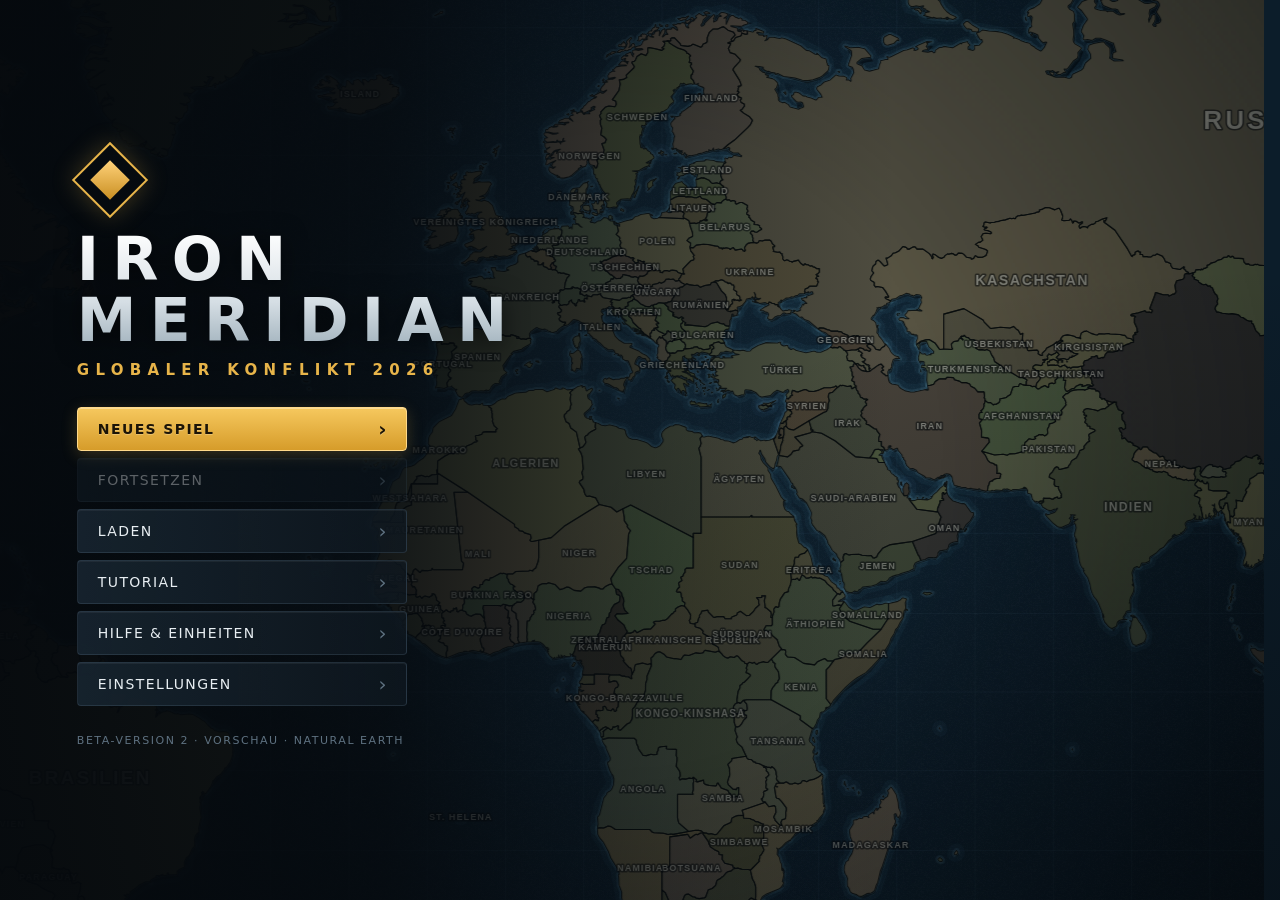
<file: index.html>
<!doctype html>
<html lang="de">
<head>
  <meta charset="utf-8">
  <meta name="viewport" content="width=device-width, initial-scale=1, maximum-scale=1, user-scalable=no, viewport-fit=cover">
  <meta name="theme-color" content="#0b141b">
  <meta name="mobile-web-app-capable" content="yes">
  <meta name="apple-mobile-web-app-capable" content="yes">
  <meta name="description" content="IRON MERIDIAN – globales Echtzeit-Strategiespiel mit Pause (Beta).">
  <title>Iron Meridian</title>
  <link rel="manifest" href="manifest.webmanifest">
  <link rel="icon" href="assets/icon.svg" type="image/svg+xml">
  <link rel="stylesheet" href="css/style.css">
</head>
<body>
  <canvas id="map" aria-label="Weltkarte"></canvas>

  <!-- Loading -->
  <section id="loading" class="screen">
    <div class="brand"><div class="brand-mark"></div><h1 data-t="title"></h1><p data-t="subtitle"></p></div>
    <div class="progress"><div id="loadBar"></div></div>
    <p id="loadText" class="muted" data-t="loading"></p>
  </section>

  <!-- Main menu -->
  <section id="menu" class="screen" hidden>
    <div class="menu-col">
      <div class="brand left"><div class="brand-mark"></div><h1 data-t="title"></h1><p data-t="subtitle"></p></div>
      <nav class="menu-buttons">
        <button class="btn primary" id="mNew" data-t="newGame"></button>
        <button class="btn" id="mCont" data-t="cont"></button>
        <button class="btn" id="mLoad" data-t="load"></button>
        <button class="btn" id="mTut" data-t="tutorial"></button>
        <button class="btn" id="mHelp" data-t="help"></button>
        <button class="btn" id="mSettings" data-t="settings"></button>
      </nav>
      <p class="version"><span data-t="alpha"></span> 2 · <span data-t="preview"></span> · Natural Earth</p>
    </div>
  </section>

  <!-- Scenario setup -->
  <section id="setup" class="screen" hidden>
    <div class="setup-wrap">
      <div class="setup-col panel-glass" id="setupNations">
        <h2 data-t="chooseCountry"></h2>
        <input id="setupSearch" class="input" type="search" autocomplete="off">
        <div id="blocList" class="scroll"></div>
      </div>
      <div class="setup-col panel-glass" id="setupDetail">
        <div class="setup-scroll">
          <div id="setupInfo"></div>
          <h3 data-t="gameMode"></h3>
          <div class="seg" id="modeSeg">
            <button data-mode="bloc" data-t="modeBloc"></button><button data-mode="ffa" data-t="modeFfa"></button>
          </div>
          <p id="modeDesc" class="muted small"></p>
          <h3 data-t="difficulty"></h3>
          <div class="seg" id="diffSeg">
            <button data-diff="easy" data-t="easy"></button><button data-diff="normal" data-t="normal"></button><button data-diff="hard" data-t="hard"></button>
          </div>
          <p id="diffDesc" class="muted small"></p>
          <h3 data-t="escalation"></h3>
          <div class="seg" id="escSeg">
            <button data-esc="1" data-t="on"></button><button data-esc="0" data-t="off"></button>
          </div>
          <p id="escDesc" class="muted small"></p>
          <h3 data-t="events"></h3>
          <div class="seg" id="evSeg">
            <button data-ev="1" data-t="on"></button><button data-ev="0" data-t="off"></button>
          </div>
          <p id="evDesc" class="muted small"></p>
          <h3 id="enemyHead" data-t="chooseEnemy"></h3>
          <div id="enemyList" class="scroll chips-list"></div>
        </div>
        <div class="row end setup-foot">
          <button class="btn" id="setupBack" data-t="back"></button>
          <button class="btn primary" id="setupStart" data-t="start"></button>
        </div>
      </div>
    </div>
  </section>

  <!-- In-game HUD -->
  <div id="hud" hidden>
    <header id="topbar">
      <div class="tb-group" id="tbNation"></div>
      <div class="tb-group res-group">
        <div class="res" id="resM" data-title="money"></div>
        <div class="res" id="resI" data-title="industry"></div>
        <div class="res" id="resO" data-title="oil"></div>
        <div class="res weary" id="resW"></div>
      </div>
      <div class="tb-group time-group">
        <button class="ibtn" id="btnPause" aria-label="Pause"></button>
        <div class="seg small" id="speedSeg"><button data-speed="1">1×</button><button data-speed="2">2×</button><button data-speed="4">4×</button></div>
        <div id="clock"></div>
      </div>
      <div class="tb-group right">
        <button class="ibtn" id="btnObj" aria-label="Ziele"></button>
        <button class="ibtn" id="btnMenu" aria-label="Menü"></button>
      </div>
    </header>
    <div id="pausedTag" data-t="paused"></div>
    <div id="vpTag" hidden></div>
    <button id="misTag" hidden></button>
    <div id="objBox" class="panel-glass" hidden></div>
    <div id="log"></div>
    <div id="toasts"></div>
    <aside id="panel" class="panel-glass" hidden></aside>
    <div id="hint" hidden></div>
    <nav id="cmdbar" hidden></nav>
    <div id="quick" class="panel-glass"><button data-q="land"></button><button data-q="air"></button><button data-q="sea"></button><button data-q="msl"></button><button data-q="idle"></button><div id="groups"></div></div>
    <div id="miniWrap" class="panel-glass"><canvas id="mini" width="480" height="244"></canvas></div>
    <div id="tut" class="panel-glass" hidden></div>
  </div>

  <!-- Modal dialogs -->
  <div id="modal" hidden><div class="modal-box panel-glass" role="dialog" aria-modal="true"><div id="modalBody"></div></div></div>

  <script src="js/data/world.js"></script>
  <script src="js/data/scenario.js"></script>
  <script src="js/data/units.js"></script>
  <script src="js/core/util.js"></script>
  <script src="js/i18n.js"></script>
  <script src="js/core/geo.js"></script>
  <script src="js/core/path.js"></script>
  <script src="js/core/game.js"></script>
  <script src="js/core/sim.js"></script>
  <script src="js/core/tactics.js"></script>
  <script src="js/core/ai.js"></script>
  <script src="js/core/events.js"></script>
  <script src="js/core/missions.js"></script>
  <script src="js/render/symbols.js"></script>
  <script src="js/render/models.js"></script>
  <script src="js/render/models-land.js"></script>
  <script src="js/render/models-east-land.js"></script>
  <script src="js/render/models-air.js"></script>
  <script src="js/render/models-sea.js"></script>
  <script src="js/render/models-beta2.js"></script>
  <script src="js/render/renderer.js"></script>
  <script src="js/audio.js"></script>
  <script src="js/save.js"></script>
  <script src="js/ui/icons.js"></script>
  <script src="js/ui/ui.js"></script>
  <script src="js/ui/panels.js"></script>
  <script src="js/ui/screens.js"></script>
  <script src="js/ui/input.js"></script>
  <script src="js/ui/perf.js"></script>
  <script src="js/crash.js"></script>
  <script src="js/main.js"></script>
</body>
</html>
</file>
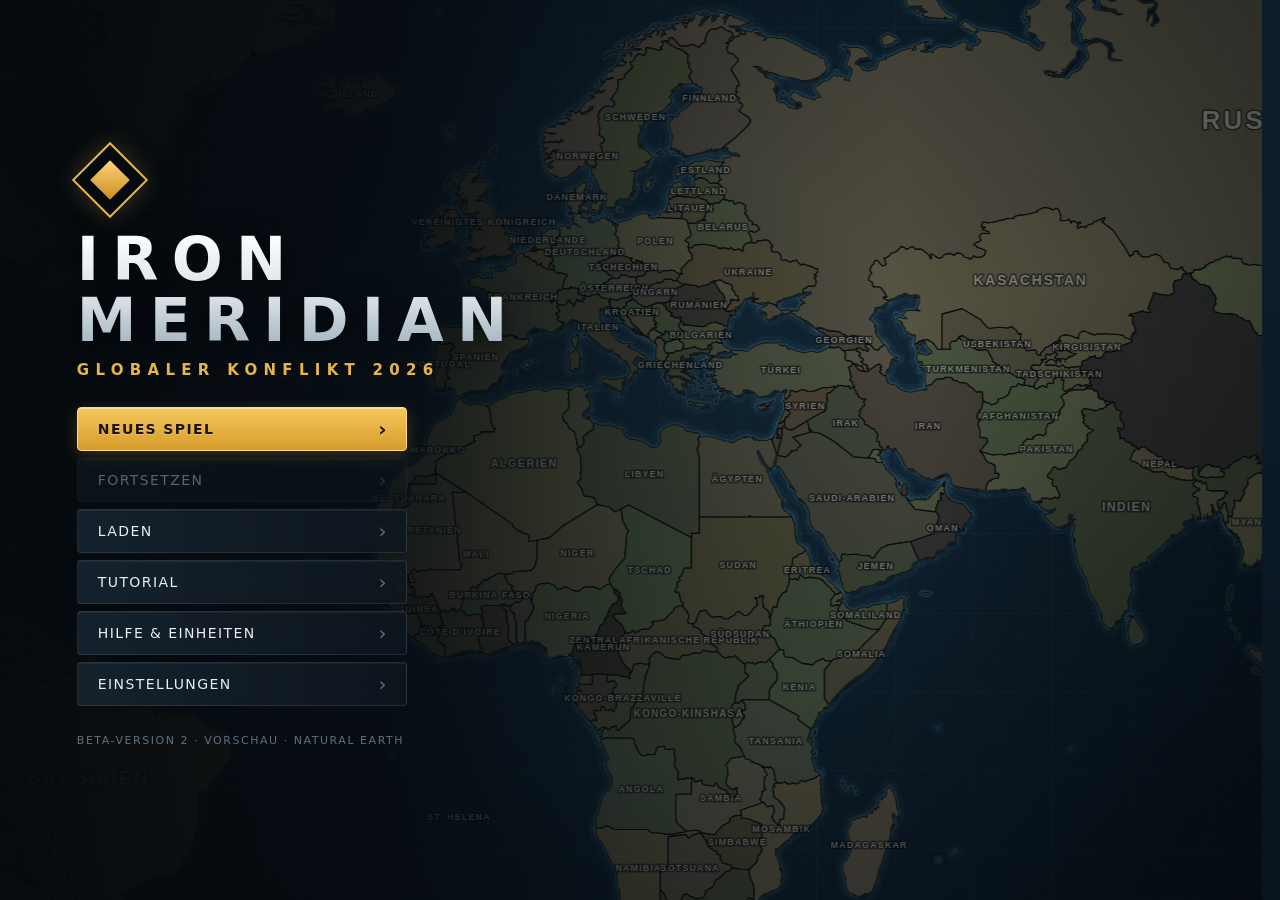
<file: beta2/index.html>
<!doctype html>
<html lang="de">
<head>
  <meta charset="utf-8">
  <meta name="viewport" content="width=device-width, initial-scale=1, maximum-scale=1, user-scalable=no, viewport-fit=cover">
  <meta name="theme-color" content="#0b141b">
  <meta name="mobile-web-app-capable" content="yes">
  <meta name="apple-mobile-web-app-capable" content="yes">
  <meta name="description" content="IRON MERIDIAN – globales Echtzeit-Strategiespiel mit Pause (Beta).">
  <title>Iron Meridian</title>
  <link rel="manifest" href="manifest.webmanifest">
  <link rel="icon" href="assets/icon.svg" type="image/svg+xml">
  <link rel="stylesheet" href="css/style.css">
</head>
<body>
  <canvas id="map" aria-label="Weltkarte"></canvas>

  <!-- Loading -->
  <section id="loading" class="screen">
    <div class="brand"><div class="brand-mark"></div><h1 data-t="title"></h1><p data-t="subtitle"></p></div>
    <div class="progress"><div id="loadBar"></div></div>
    <p id="loadText" class="muted" data-t="loading"></p>
  </section>

  <!-- Main menu -->
  <section id="menu" class="screen" hidden>
    <div class="menu-col">
      <div class="brand left"><div class="brand-mark"></div><h1 data-t="title"></h1><p data-t="subtitle"></p></div>
      <nav class="menu-buttons">
        <button class="btn primary" id="mNew" data-t="newGame"></button>
        <button class="btn" id="mCont" data-t="cont"></button>
        <button class="btn" id="mLoad" data-t="load"></button>
        <button class="btn" id="mTut" data-t="tutorial"></button>
        <button class="btn" id="mHelp" data-t="help"></button>
        <button class="btn" id="mSettings" data-t="settings"></button>
      </nav>
      <p class="version"><span data-t="alpha"></span> 2 · <span data-t="preview"></span> · Natural Earth</p>
    </div>
  </section>

  <!-- Scenario setup -->
  <section id="setup" class="screen" hidden>
    <div class="setup-wrap">
      <div class="setup-col panel-glass" id="setupNations">
        <h2 data-t="chooseCountry"></h2>
        <input id="setupSearch" class="input" type="search" autocomplete="off">
        <div id="blocList" class="scroll"></div>
      </div>
      <div class="setup-col panel-glass" id="setupDetail">
        <div class="setup-scroll">
          <div id="setupInfo"></div>
          <h3 data-t="gameMode"></h3>
          <div class="seg" id="modeSeg">
            <button data-mode="bloc" data-t="modeBloc"></button><button data-mode="ffa" data-t="modeFfa"></button>
          </div>
          <p id="modeDesc" class="muted small"></p>
          <h3 data-t="difficulty"></h3>
          <div class="seg" id="diffSeg">
            <button data-diff="easy" data-t="easy"></button><button data-diff="normal" data-t="normal"></button><button data-diff="hard" data-t="hard"></button>
          </div>
          <p id="diffDesc" class="muted small"></p>
          <h3 data-t="escalation"></h3>
          <div class="seg" id="escSeg">
            <button data-esc="1" data-t="on"></button><button data-esc="0" data-t="off"></button>
          </div>
          <p id="escDesc" class="muted small"></p>
          <h3 id="enemyHead" data-t="chooseEnemy"></h3>
          <div id="enemyList" class="scroll chips-list"></div>
        </div>
        <div class="row end setup-foot">
          <button class="btn" id="setupBack" data-t="back"></button>
          <button class="btn primary" id="setupStart" data-t="start"></button>
        </div>
      </div>
    </div>
  </section>

  <!-- In-game HUD -->
  <div id="hud" hidden>
    <header id="topbar">
      <div class="tb-group" id="tbNation"></div>
      <div class="tb-group res-group">
        <div class="res" id="resM" data-title="money"></div>
        <div class="res" id="resI" data-title="industry"></div>
        <div class="res" id="resO" data-title="oil"></div>
      </div>
      <div class="tb-group time-group">
        <button class="ibtn" id="btnPause" aria-label="Pause"></button>
        <div class="seg small" id="speedSeg"><button data-speed="1">1×</button><button data-speed="2">2×</button><button data-speed="4">4×</button></div>
        <div id="clock"></div>
      </div>
      <div class="tb-group right">
        <button class="ibtn" id="btnObj" aria-label="Ziele"></button>
        <button class="ibtn" id="btnMenu" aria-label="Menü"></button>
      </div>
    </header>
    <div id="pausedTag" data-t="paused"></div>
    <div id="vpTag" hidden></div>
    <div id="objBox" class="panel-glass" hidden></div>
    <div id="log"></div>
    <div id="toasts"></div>
    <aside id="panel" class="panel-glass" hidden></aside>
    <div id="hint" hidden></div>
    <nav id="cmdbar" hidden></nav>
    <div id="quick" class="panel-glass"><button data-q="land"></button><button data-q="air"></button><button data-q="sea"></button><button data-q="msl"></button><button data-q="idle"></button><div id="groups"></div></div>
    <div id="miniWrap" class="panel-glass"><canvas id="mini" width="480" height="244"></canvas></div>
    <div id="tut" class="panel-glass" hidden></div>
  </div>

  <!-- Modal dialogs -->
  <div id="modal" hidden><div class="modal-box panel-glass" role="dialog" aria-modal="true"><div id="modalBody"></div></div></div>

  <script src="js/data/world.js"></script>
  <script src="js/data/scenario.js"></script>
  <script src="js/data/units.js"></script>
  <script src="js/core/util.js"></script>
  <script src="js/i18n.js"></script>
  <script src="js/core/geo.js"></script>
  <script src="js/core/path.js"></script>
  <script src="js/core/game.js"></script>
  <script src="js/core/sim.js"></script>
  <script src="js/core/tactics.js"></script>
  <script src="js/core/ai.js"></script>
  <script src="js/render/symbols.js"></script>
  <script src="js/render/models.js"></script>
  <script src="js/render/models-land.js"></script>
  <script src="js/render/models-east-land.js"></script>
  <script src="js/render/models-air.js"></script>
  <script src="js/render/models-sea.js"></script>
  <script src="js/render/models-beta2.js"></script>
  <script src="js/render/renderer.js"></script>
  <script src="js/audio.js"></script>
  <script src="js/save.js"></script>
  <script src="js/ui/icons.js"></script>
  <script src="js/ui/ui.js"></script>
  <script src="js/ui/panels.js"></script>
  <script src="js/ui/screens.js"></script>
  <script src="js/ui/input.js"></script>
  <script src="js/ui/perf.js"></script>
  <script src="js/crash.js"></script>
  <script src="js/main.js"></script>
</body>
</html>
</file>
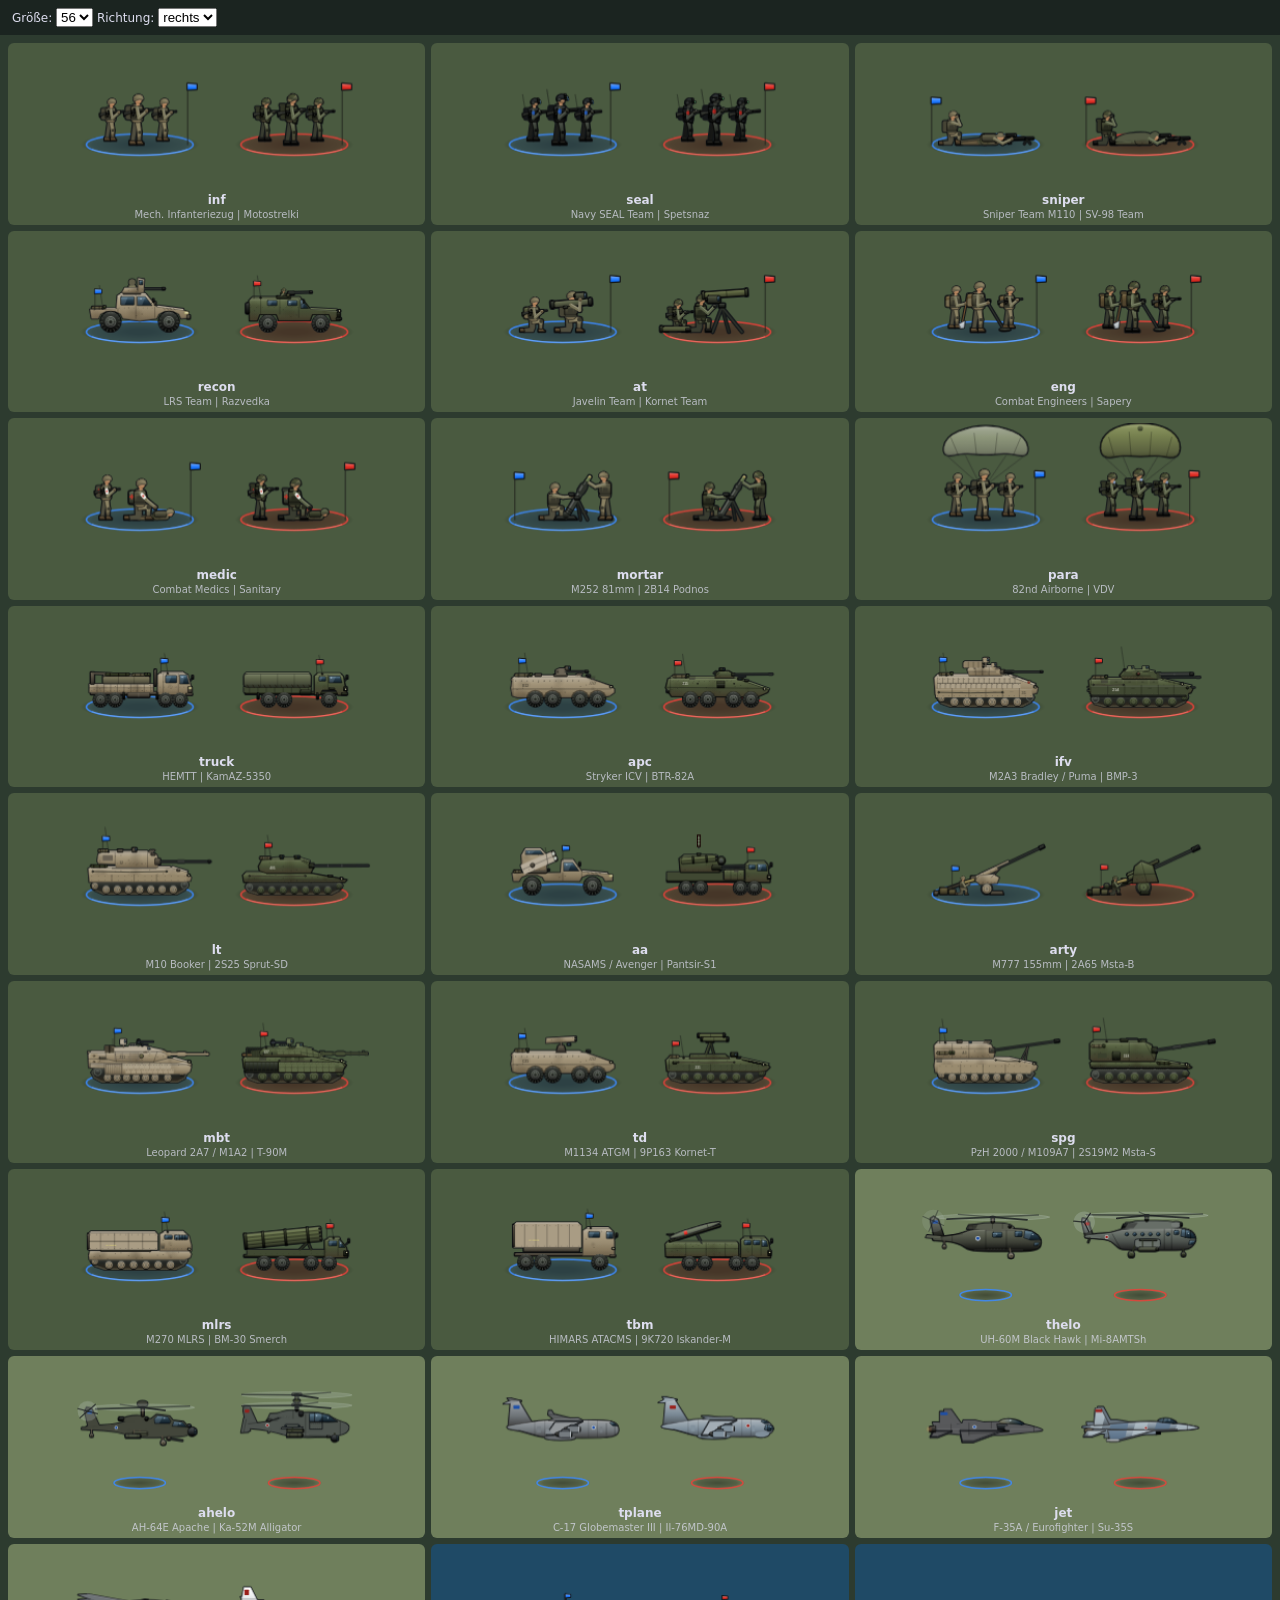
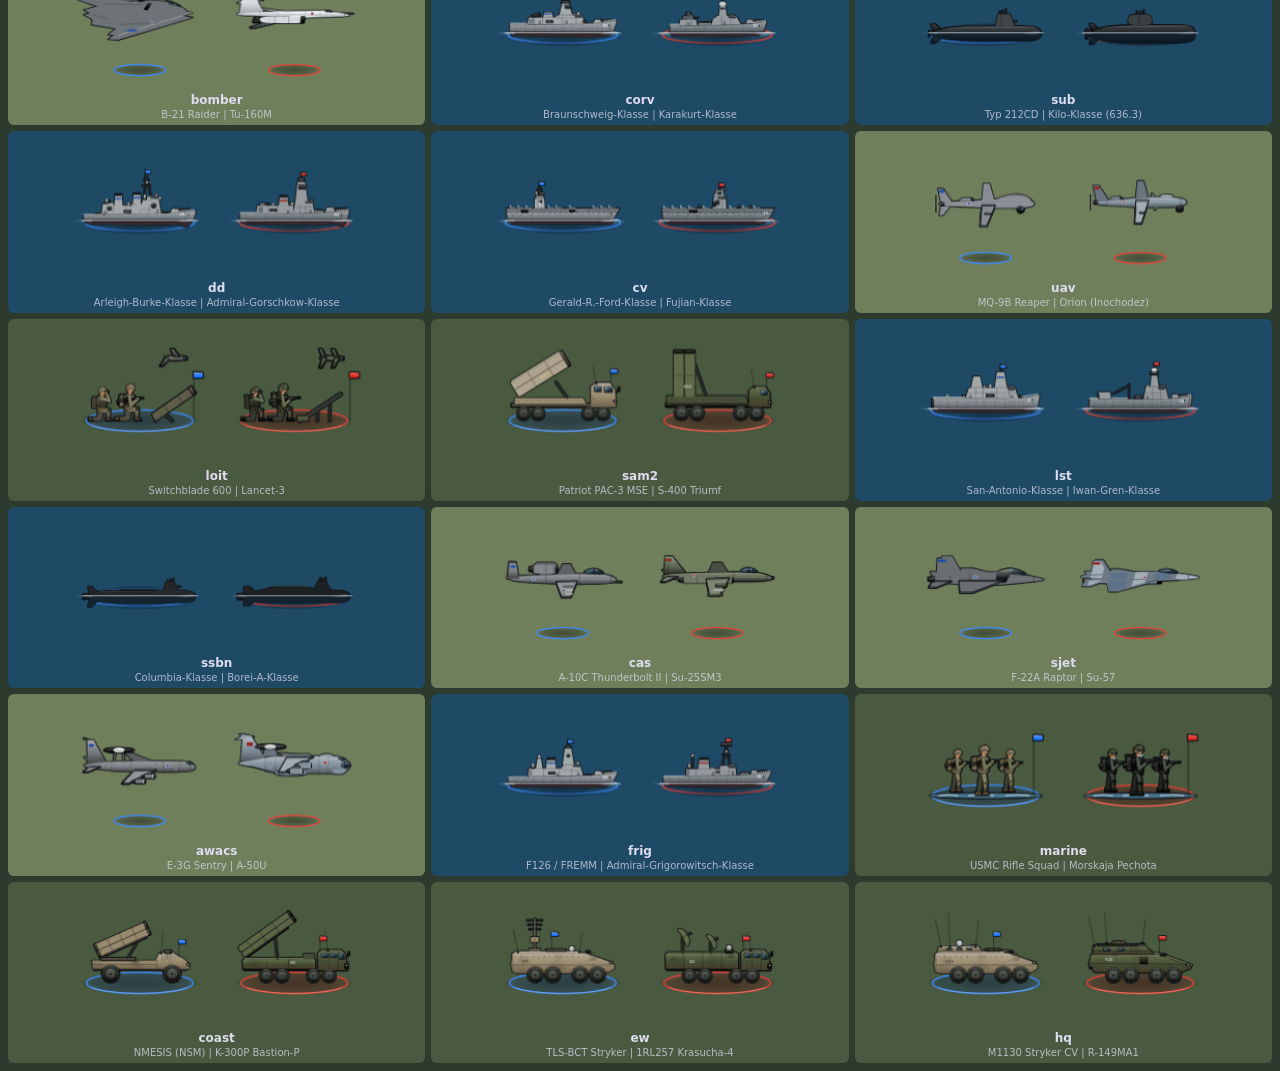
<file: tools/gallery.html>
<!doctype html>
<html lang="de">
<head>
<meta charset="utf-8">
<title>Iron Meridian – Modell-Galerie</title>
<!-- Development tool: renders every unit model for both factions at several sizes. Not part of the game. -->
<style>
  body { margin: 0; background: #2d3b2f; color: #dde; font: 12px system-ui, sans-serif; }
  .bar { padding: 8px 12px; background: #1b2420; position: sticky; top: 0; z-index: 1; }
  .grid { display: grid; grid-template-columns: repeat(auto-fill, minmax(min(100%, 380px), 1fr)); gap: 6px; padding: 8px; }
  .cell { background: #4a5a40; border-radius: 6px; padding: 4px; text-align: center; }
  .cell.sea { background: #1f4a66; }
  .cell.air { background: #6f7f5c; }
  canvas { display: block; margin: 0 auto; }
  b { display: block; }
  small { opacity: 0.75; }
</style>
</head>
<body>
<div class="bar">Größe: <select id="sz"><option>24</option><option>36</option><option selected>56</option><option>90</option></select>
  Richtung: <select id="hd"><option value="0">rechts</option><option value="3.14">links</option></select></div>
<div class="grid" id="g"></div>
<script src="../js/data/units.js"></script>
<script>const Render = { dpr: window.devicePixelRatio || 1, models: true };</script>
<script src="../js/render/models.js"></script>
<script src="../js/render/models-land.js"></script>
<script src="../js/render/models-east-land.js"></script>
<script src="../js/render/models-air.js"></script>
<script src="../js/render/models-sea.js"></script>
<script src="../js/render/models-beta2.js"></script>
<script>
  // URL parameters: ?only=mbt,ifv or ?only=land|air|sea, ?sz=90
  const Q = new URLSearchParams(location.search);
  if (Q.get('sz')) { const o = document.createElement('option'); o.textContent = Q.get('sz'); document.getElementById('sz').append(o); document.getElementById('sz').value = Q.get('sz'); }
  function draw() {
    const s = +document.getElementById('sz').value, hd = +document.getElementById('hd').value, g = document.getElementById('g');
    g.innerHTML = '';
    g.style.gridTemplateColumns = `repeat(auto-fill, minmax(min(100%, ${Math.max(380, s * 6 + 10)}px), 1fr))`;
    Models.cache.clear();
    const only = (Q.get('only') || '').split(',').filter(Boolean);
    for (const t of Object.keys(UNIT_TYPES)) {
      if (only.length && !only.includes(t) && !only.includes(UNIT_TYPES[t].dom)) continue;
      const T = UNIT_TYPES[t], d = document.createElement('div');
      d.className = 'cell ' + T.dom;
      const cv = document.createElement('canvas'), W = Math.max(250, s * 6), H = s * 2.6;
      cv.width = W * Render.dpr; cv.height = H * Render.dpr; cv.style.width = W + 'px'; cv.style.height = H + 'px';
      const ctx = cv.getContext('2d'); ctx.scale(Render.dpr, Render.dpr);
      Models.draw(ctx, t, 'P', W * 0.27, H * 0.55, s, hd);
      Models.draw(ctx, t, 'E', W * 0.73, H * 0.55, s, hd);
      d.appendChild(cv);
      d.insertAdjacentHTML('beforeend', `<b>${t}</b><small>${T.mw || ''} | ${T.me || ''}</small>`);
      g.appendChild(d);
    }
  }
  document.getElementById('sz').onchange = draw; document.getElementById('hd').onchange = draw;
  draw();
</script>
</body>
</html>
</file>
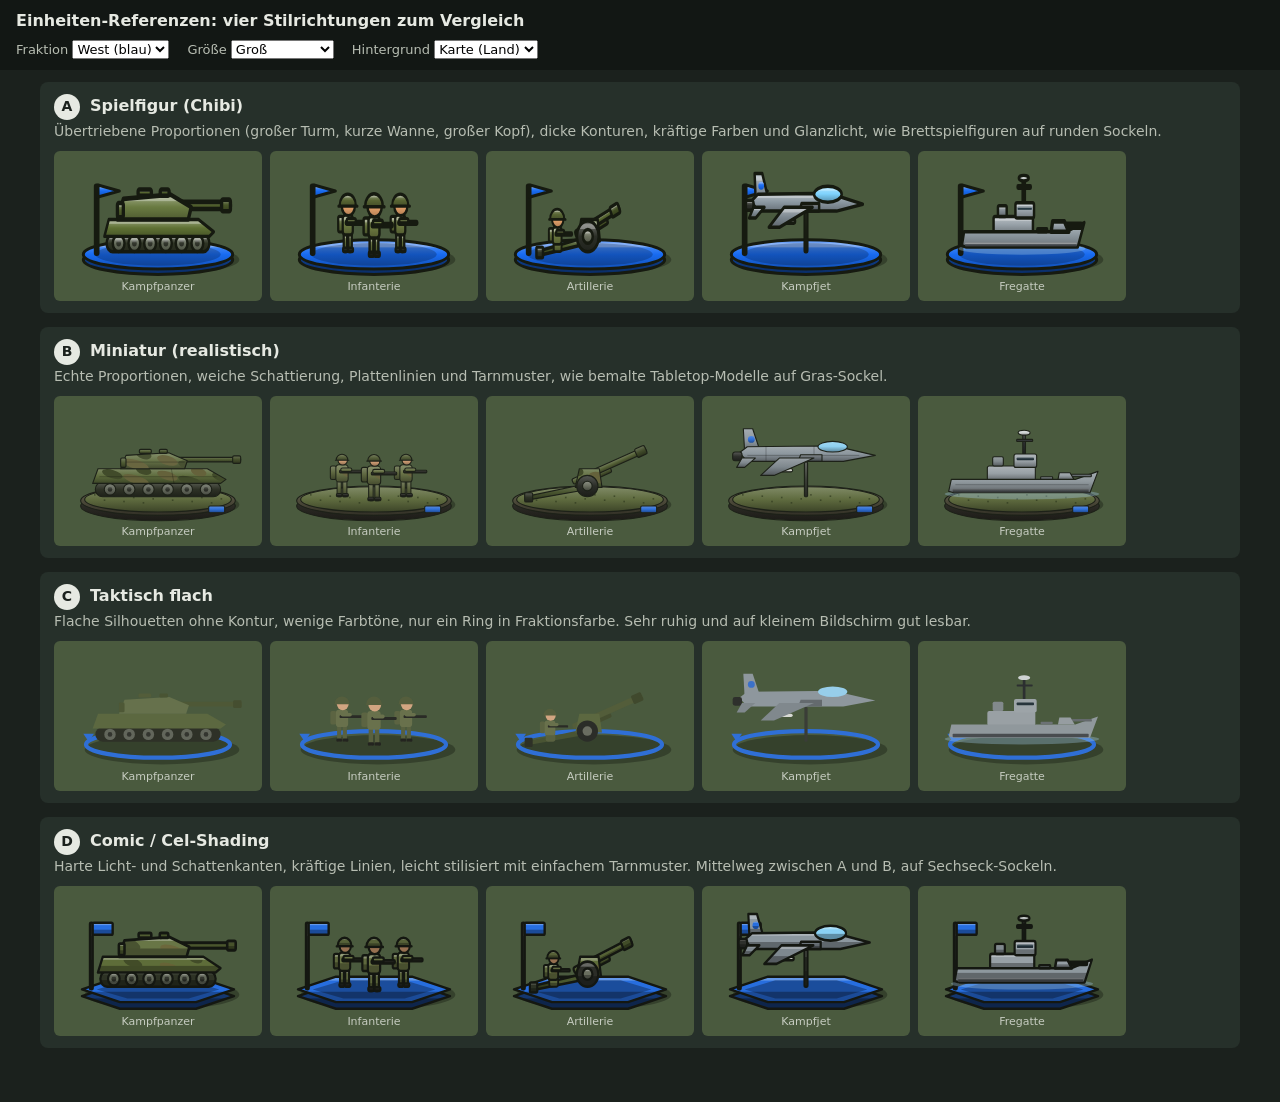
<file: tools/unit-refs.html>
<!DOCTYPE html>
<html lang="de">
<head>
<meta charset="utf-8">
<meta name="viewport" content="width=device-width, initial-scale=1">
<title>Iron Meridian – Stil-Referenzen</title>
<style>
  body { margin: 0; background: #1b211d; color: #e6e9e2; font: 14px/1.4 system-ui, sans-serif; }
  header { position: sticky; top: 0; z-index: 2; background: #121714; padding: 10px 16px; display: flex; flex-wrap: wrap; gap: 8px 18px; align-items: center; }
  header h1 { font-size: 16px; margin: 0; flex: 1 1 100%; }
  label { font-size: 13px; color: #b7bdb2; }
  select { font: inherit; }
  main { padding: 12px 16px 40px; max-width: 1200px; margin: 0 auto; }
  .style { background: #26302a; border-radius: 8px; margin: 0 0 14px; padding: 12px 14px; }
  .style h2 { margin: 0 0 2px; font-size: 16px; display: flex; gap: 10px; align-items: center; }
  .style h2 b { background: #e6e9e2; color: #1b211d; border-radius: 50%; width: 26px; height: 26px; display: inline-grid; place-items: center; font-size: 14px; }
  .style p { margin: 0 0 10px; color: #b7bdb2; }
  .row { display: flex; flex-wrap: wrap; gap: 8px; }
  .cell { background: var(--bg, #4a5a3e); border-radius: 6px; text-align: center; padding: 4px 4px 6px; }
  .cell span { display: block; font-size: 11px; color: #e6e9e2; opacity: .8; }
  canvas { display: block; }
</style>
</head>
<body>
<header>
  <h1>Einheiten-Referenzen: vier Stilrichtungen zum Vergleich</h1>
  <label>Fraktion <select id="fac"><option value="W">West (blau)</option><option value="E">Ost (rot)</option></select></label>
  <label>Größe <select id="size"><option value="200">Groß</option><option value="130">Mittel</option><option value="70">Kartengröße</option></select></label>
  <label>Hintergrund <select id="bg"><option value="#4a5a3e">Karte (Land)</option><option value="#2c4a63">Karte (Meer)</option><option value="#1f2522">Dunkel</option></select></label>
</header>
<main id="out"></main>
<script>
// Nur Skizzen zum Vergleich der Stilrichtungen; nicht Teil des Spiels.
const STYLES = [
  { id: 'A', name: 'Spielfigur (Chibi)', desc: 'Übertriebene Proportionen (großer Turm, kurze Wanne, großer Kopf), dicke Konturen, kräftige Farben und Glanzlicht, wie Brettspielfiguren auf runden Sockeln.',
    sx: .82, sy: 1.15, big: 1.35, gun: .72, wheel: 1.25, head: 1.7, line: 3, lineCol: '#161a10', shade: 'gloss', camo: false, panel: false, sat: 1.3, base: 'disc' },
  { id: 'B', name: 'Miniatur (realistisch)', desc: 'Echte Proportionen, weiche Schattierung, Plattenlinien und Tarnmuster, wie bemalte Tabletop-Modelle auf Gras-Sockel.',
    sx: 1, sy: 1, big: 1, gun: 1, wheel: 1, head: 1, line: 1.1, lineCol: '#1d2118', shade: 'grad', camo: true, panel: true, sat: 1, base: 'plinth' },
  { id: 'C', name: 'Taktisch flach', desc: 'Flache Silhouetten ohne Kontur, wenige Farbtöne, nur ein Ring in Fraktionsfarbe. Sehr ruhig und auf kleinem Bildschirm gut lesbar.',
    sx: 1, sy: 1, big: 1.05, gun: .95, wheel: 1, head: 1.25, line: 0, lineCol: '#000', shade: 'flat', camo: false, panel: false, sat: .85, base: 'ring' },
  { id: 'D', name: 'Comic / Cel-Shading', desc: 'Harte Licht- und Schattenkanten, kräftige Linien, leicht stilisiert mit einfachem Tarnmuster. Mittelweg zwischen A und B, auf Sechseck-Sockeln.',
    sx: .92, sy: 1.07, big: 1.15, gun: .85, wheel: 1.1, head: 1.3, line: 2.4, lineCol: '#141711', shade: 'cel', camo: true, panel: false, sat: 1.1, base: 'hex' },
];

const FACTIONS = {
  W: { accent: '#2f6fd6', body: '#5d6b3c', dark: '#2e3226', uni: '#6a7448', helm: '#56603a', jet: '#8d979e', ship: '#8f989d', camo2: '#6b5a3a' },
  E: { accent: '#c8322f', body: '#77713f', dark: '#33302a', uni: '#7a7550', helm: '#5f6b3a', jet: '#7f93a6', ship: '#7d8a92', camo2: '#4b5a34' },
};

const UNITS = [['mbt', 'Kampfpanzer'], ['inf', 'Infanterie'], ['arty', 'Artillerie'], ['jet', 'Kampfjet'], ['ship', 'Fregatte']];

// --- Farben ---
const hx = c => [1, 3, 5].map(i => parseInt(c.substr(i, 2), 16));
const toHex = a => '#' + a.map(v => Math.max(0, Math.min(255, Math.round(v))).toString(16).padStart(2, '0')).join('');
const mix = (c, d, t) => { const a = hx(c), b = hx(d); return toHex(a.map((v, i) => v + (b[i] - v) * t)); };
const L = (c, t) => mix(c, '#ffffff', t), D = (c, t) => mix(c, '#000000', t);
const sat = (c, k) => { const a = hx(c), m = (a[0] + a[1] + a[2]) / 3; return toHex(a.map(v => m + (v - m) * k)); };

// --- Pfade ---
function poly(pts) { const p = new Path2D(); pts.forEach(([x, y], i) => i ? p.lineTo(x, y) : p.moveTo(x, y)); p.closePath(); return p; }
function rr(x, y, w, h, r) {
  const p = new Path2D(); r = Math.min(r, w / 2, h / 2);
  p.moveTo(x + r, y); p.arcTo(x + w, y, x + w, y + h, r); p.arcTo(x + w, y + h, x, y + h, r);
  p.arcTo(x, y + h, x, y, r); p.arcTo(x, y, x + w, y, r); p.closePath(); return p;
}
function circ(x, y, r) { const p = new Path2D(); p.arc(x, y, r, 0, Math.PI * 2); return p; }
function ell(x, y, rx, ry) { const p = new Path2D(); p.ellipse(x, y, rx, ry, 0, 0, Math.PI * 2); return p; }

// Füllt einen Pfad im Stil der aktuellen Richtung (Schattierung, Tarnung, Kontur).
function paint(R, p, col, y0, y1, o = {}) {
  const { ctx, st } = R;
  col = sat(col, st.sat);
  ctx.save();
  if (st.shade === 'grad' || st.shade === 'gloss') {
    const g = ctx.createLinearGradient(0, y0, 0, y1);
    g.addColorStop(0, L(col, st.shade === 'gloss' ? .35 : .2)); g.addColorStop(.5, col); g.addColorStop(1, D(col, st.shade === 'gloss' ? .25 : .35));
    ctx.fillStyle = g;
  } else ctx.fillStyle = col;
  ctx.fill(p);
  ctx.clip(p);
  const h = y1 - y0;
  if (o.camo && st.camo) {
    const n = st.shade === 'cel' ? 4 : 8;
    for (let i = 0; i < n; i++) {
      ctx.fillStyle = i % 2 ? D(col, .3) : sat(mix(col, R.fac.camo2, .55), st.sat);
      ctx.beginPath();
      ctx.ellipse(-52 + i * (110 / n) + (i % 3) * 4, y0 + h * ((i * 37 % 100) / 100), 6 + (i % 3) * 2, h * .28, .3, 0, Math.PI * 2);
      ctx.fill();
    }
  }
  if (st.shade === 'cel') {
    ctx.fillStyle = D(col, .32); ctx.fillRect(-200, y0 + h * .58, 400, 400);
    ctx.fillStyle = L(col, .28); ctx.fillRect(-200, y0 - 1, 400, h * .2 + 1);
  }
  if (st.shade === 'gloss' && !o.noGloss) {
    ctx.fillStyle = 'rgba(255,255,255,.3)'; ctx.fillRect(-200, y0 + h * .1, 400, Math.max(.8, h * .16));
  }
  ctx.restore();
  if (st.line > 0 && !o.noLine) {
    ctx.lineWidth = st.line / R.K; ctx.strokeStyle = st.lineCol; ctx.lineJoin = 'round'; ctx.stroke(p);
  }
}
function panel(R, segs) {
  if (!R.st.panel) return;
  const { ctx } = R;
  ctx.save(); ctx.strokeStyle = 'rgba(0,0,0,.35)'; ctx.lineWidth = .7 / R.K;
  segs.forEach(([a, b, c, d]) => { ctx.beginPath(); ctx.moveTo(a, b); ctx.lineTo(c, d); ctx.stroke(); });
  ctx.restore();
}

// --- Sockel ---
function flag(R, x, top, shape) {
  const { fac: F } = R;
  paint(R, rr(x - 1, top, 2, -top + 2, .8), '#2a2a2a', top, 0, { noGloss: true });
  paint(R, shape === 'sq' ? rr(x + 1, top, 15, 9, 1) : poly([[x + 1, top], [x + 17, top + 4.5], [x + 1, top + 9]]), F.accent, top, top + 9);
}
function base(R) {
  const { ctx, st, fac: F } = R;
  ctx.fillStyle = 'rgba(0,0,0,.28)'; ctx.fill(ell(3, 6, 58, 11));
  if (st.base === 'disc') {
    paint(R, ell(0, 6, 56, 11), D(F.accent, .45), -5, 17, { noGloss: true });
    paint(R, ell(0, 2, 56, 11), F.accent, -9, 13);
    ctx.fillStyle = 'rgba(0,0,0,.22)'; ctx.fill(ell(0, 2, 47, 8.5));
    flag(R, -46, -50);
  } else if (st.base === 'plinth') {
    paint(R, ell(0, 7, 58, 11), '#2b2a24', -4, 18);
    paint(R, ell(0, 3, 58, 11), '#4d4a3a', -8, 14);
    paint(R, ell(0, 2, 55, 9.5), '#5f6b3f', -7, 11);
    ctx.fillStyle = 'rgba(40,50,25,.6)';
    for (let i = 0; i < 14; i++) ctx.fillRect(-48 + i * 7.3, 1 + (i * 53 % 7) - 3, 1.2, 1.2);
    paint(R, rr(38, 7, 12, 5, 1), F.accent, 7, 12);
  } else if (st.base === 'ring') {
    ctx.save(); ctx.strokeStyle = F.accent; ctx.lineWidth = 3 / R.K * 1.4; ctx.stroke(ell(0, 2, 54, 10)); ctx.restore();
    ctx.fillStyle = F.accent; ctx.fill(poly([[-56, -6], [-48, -6], [-52, 0]]));
  } else if (st.base === 'hex') {
    const hex = dy => poly([0, 1, 2, 3, 4, 5].map(k => [Math.cos(k * Math.PI / 3) * 57, dy + Math.sin(k * Math.PI / 3) * 11]));
    paint(R, hex(7), D(F.accent, .5), -4, 18, { noGloss: true });
    paint(R, hex(2), F.accent, -9, 13);
    ctx.fillStyle = 'rgba(0,0,0,.3)'; ctx.fill(poly([0, 1, 2, 3, 4, 5].map(k => [Math.cos(k * Math.PI / 3) * 46, 2 + Math.sin(k * Math.PI / 3) * 8])));
    flag(R, -50, -48, 'sq');
  }
}

// --- Einheiten (Blick nach rechts, Boden bei y = 0) ---
const DRAW = {
  mbt(R) {
    const { ctx, st, fac: F, east } = R, b = F.body;
    paint(R, rr(-47, -11, 94, 11, 5.5), F.dark, -11, 0);
    const wr = 4.3 * st.wheel;
    for (let i = 0; i < 6; i++) { const x = -36 + i * 14.4; paint(R, circ(x, -5.5, wr), '#62675a', -10, 0); paint(R, circ(x, -5.5, wr * .4), '#33362e', -8, -3, { noLine: true }); }
    const hull = east ? poly([[-49, -10], [-46, -20], [34, -20], [50, -12], [46, -10]]) : poly([[-49, -10], [-45, -21], [37, -21], [51, -13], [47, -10]]);
    paint(R, hull, b, -21, -10, { camo: true });
    panel(R, [[-44, -15, 44, -15], [10, -21, 12, -10]]);
    ctx.save(); ctx.translate(-2, -21); ctx.scale(st.big, st.big); ctx.translate(2, 21);
    const gl = 48 * st.gun;
    paint(R, rr(14, -29.5, gl, 3.4, 1.2), D(b, .15), -30, -26);
    paint(R, rr(14 + gl - 6, -30.6, 6, 5.6, 1), D(b, .25), -31, -25);
    if (east) {
      const t = new Path2D(); t.moveTo(-24, -21); t.quadraticCurveTo(-23, -34, 2, -33); t.quadraticCurveTo(19, -32, 20, -21); t.closePath();
      paint(R, t, L(b, .06), -34, -21, { camo: true });
      for (let j = 0; j < 4; j++) paint(R, rr(-2 + j * 5, -29, 4, 4.5, .6), D(b, .12), -29, -24.5);
      paint(R, rr(-12, -36, 8, 3.2, 1.5), D(b, .1), -36, -33);
    } else {
      paint(R, poly([[-28, -21], [-24, -31], [8, -33], [22, -27], [20, -21]]), L(b, .06), -33, -21, { camo: true });
      panel(R, [[-24, -26, 20, -26]]);
      paint(R, rr(-14, -35.5, 9, 3, 1), D(b, .1), -35.5, -32.5);
      paint(R, rr(1, -35.5, 6, 3, 1), D(b, .2), -35.5, -32.5);
      paint(R, rr(-28, -29, 4, 7, 1), D(b, .15), -29, -22);
    }
    ctx.restore();
  },

  inf(R) {
    const { ctx } = R;
    [[-24, 0, .92], [24, 0, .92], [0, 3, 1]].forEach(([x, y, s]) => {
      ctx.save(); ctx.translate(x, y); ctx.scale(s, s); soldier(R); ctx.restore();
    });
  },

  arty(R) {
    const { ctx, st, fac: F } = R, b = F.body;
    paint(R, poly([[-6, -9], [-44, -1], [-44, 2], [-4, -5]]), D(b, .2), -9, 2);
    paint(R, rr(-49, -3, 6, 7, 1), F.dark, -3, 4);
    ctx.save(); ctx.translate(-2, -16); ctx.rotate(-.42);
    const gl = 60 * st.gun;
    paint(R, rr(-8, 1.6, 26, 3.6, 1.2), D(b, .25), 1.6, 5.2);
    paint(R, rr(-12, -2.2, gl, 4.4, 1.5), D(b, .1), -2.2, 2.2);
    paint(R, rr(gl - 20, -3.4, 8, 6.8, 1.2), D(b, .3), -3.4, 3.4);
    ctx.restore();
    paint(R, poly([[-11, -7], [-8, -21], [7, -21], [9, -7]]), b, -21, -7, { camo: true });
    const wr = 8 * st.wheel;
    paint(R, circ(-2, -wr, wr), '#2b2d27', -2 * wr, 0);
    paint(R, circ(-2, -wr, wr * .45), '#6a6e60', -wr * 1.4, -wr * .6);
    if (st.head > 1.2) { ctx.save(); ctx.translate(-30, 0); ctx.scale(.8, .8); soldier(R, true); ctx.restore(); }
  },

  jet(R) {
    const { ctx, st, fac: F, east } = R, j = F.jet;
    paint(R, rr(-1.2, -26, 2.4, 26, 1), '#3a3d36', -26, 0, { noGloss: true });
    ctx.save(); ctx.translate(0, -30);
    if (east) paint(R, poly([[-40, -3], [-29, -3], [-34, -19], [-41, -19]]), D(j, .25), -19, -3);
    paint(R, poly([[-46, -3], [-34, -3], [-40, -21], [-47, -21]]), j, -21, -3);
    paint(R, poly([[-50, -3], [-44, -7.5], [8, -8], [26, -7], [52, -1], [28, 3.5], [-44, 3.5]]), j, -8, 3.5, { camo: st.camo && east });
    panel(R, [[-30, -8, -30, 3], [6, -8, 6, 3], [-44, -1, 40, -1]]);
    paint(R, rr(-55, -3.5, 7, 6.5, 1.8), '#2e302c', -3.5, 3);
    paint(R, poly([[-4, -1.5], [12, -1.5], [12, 3.5], [-6, 3.5]]), D(j, .3), -1.5, 3.5);
    paint(R, ell(20, -7.5, 11 * (st.big > 1.1 ? 1.15 : 1), 4 * (st.big > 1.1 ? 1.3 : 1)), '#8fd0f0', -12, -3.5);
    paint(R, rr(-28, 9, 18, 2.4, 1.2), '#d8dad4', 9, 11.4);
    paint(R, poly([[-20, 1], [6, 1], [-24, 14], [-34, 14]]), D(j, .1), 1, 14);
    paint(R, poly([[-48, 1], [-38, 1], [-46, 8], [-52, 8]]), D(j, .1), 1, 8);
    paint(R, east ? poly([[-43, -15], [-39, -13], [-43, -11]]) : circ(-41, -13, 2.6), F.accent, -16, -10, { noLine: true });
    ctx.restore();
  },

  ship(R) {
    const { ctx, st, fac: F, east } = R, s = F.ship;
    ctx.fillStyle = 'rgba(160,200,230,.35)'; ctx.fill(ell(0, -2, 58, 4));
    paint(R, rr(0.6, -48, 2, 16, .5), '#2c2f30', -48, -32, { noGloss: true });
    paint(R, rr(-4, -43, 12, 1.6, .5), '#2c2f30', -43, -41, { noGloss: true });
    paint(R, ell(1.6, -48, 4.5, 1.8), '#cfd3d3', -50, -46);
    paint(R, rr(-26, -23, 36, 11, 1.5), L(s, .08), -23, -12);
    paint(R, rr(-6, -32, 17, 10, 1.5), L(s, .12), -32, -22);
    paint(R, rr(-4, -29.5, 13, 2.2, .6), '#25343d', -29.5, -27, { noLine: true });
    paint(R, rr(-22, -30, 8, 7, 1.2), D(s, .1), -30, -23);
    if (east) { ctx.save(); ctx.translate(-42, -14); ctx.rotate(-.25); paint(R, rr(0, -4, 13, 4, 1), D(s, .15), -4, 0); paint(R, rr(0, -8.5, 13, 4, 1), D(s, .15), -8.5, -4.5); ctx.restore(); }
    const hull = poly([[-55, -4], [-53, -13], [40, -13], [57, -19], [51, -3], [-51, -3]]);
    paint(R, hull, s, -19, -3);
    panel(R, [[-50, -9, 50, -9]]);
    paint(R, rr(-52, -6, 102, 2.6, .5), D(s, .5), -6, -3.4, { noLine: true });
    if (!east) paint(R, rr(14, -15, 9, 2, .5), D(s, .25), -15, -13);
    ctx.save(); ctx.translate(28, -13); ctx.scale(st.big, st.big);
    paint(R, rr(9, -3.8, 15 * st.gun, 1.8, .6), D(s, .3), -3.8, -2);
    paint(R, east ? rr(-1, -5.5, 11, 5.5, 2) : poly([[-1, 0], [0, -5], [8, -5], [11, 0]]), L(s, .05), -5.5, 0);
    ctx.restore();
  },
};

function soldier(R, kneel) {
  const { ctx, st, fac: F, east } = R, h = st.head;
  if (kneel) { paint(R, rr(-4, -8, 9, 8, 2), D(F.uni, .15), -8, 0); }
  else {
    paint(R, rr(-4, -13, 3.4, 13, 1.2), D(F.uni, .15), -13, 0);
    paint(R, rr(.6, -13, 3.4, 13, 1.2), D(F.uni, .15), -13, 0);
    paint(R, rr(-4.6, -2.6, 4.6, 2.6, 1), '#23241f', -2.6, 0);
    paint(R, rr(.4, -2.6, 4.8, 2.6, 1), '#23241f', -2.6, 0);
  }
  ctx.save(); if (kneel) ctx.translate(0, 6);
  paint(R, rr(-9.5, -25, 5, 11, 1.5), D(F.uni, .12), -25, -14);
  paint(R, rr(-5, -26, 10, 14, 2.5), F.uni, -26, -12, { camo: true });
  const hy = -26 - 3.6 * h;
  paint(R, circ(.6, hy, 3.8 * h), '#d9a57a', hy - 4 * h, hy + 4 * h, { noGloss: true });
  const hp = new Path2D();
  if (east) { hp.ellipse(0, hy - .6 * h, 5 * h, 4.4 * h, 0, Math.PI, 0); hp.lineTo(5 * h, hy + .6 * h); hp.lineTo(-5 * h, hy + .6 * h); }
  else { hp.arc(0, hy - .4 * h, 4.7 * h, Math.PI, 0); hp.lineTo(5.6 * h, hy - .1 * h); hp.lineTo(-5.4 * h, hy - .1 * h); }
  hp.closePath();
  paint(R, hp, F.helm, hy - 5 * h, hy);
  paint(R, rr(-2, -21.5, 19, 2.2, .8), '#2a2b26', -21.5, -19.3);
  paint(R, rr(-1, -23.5, 9, 3, 1.4), F.uni, -23.5, -20.5);
  ctx.restore();
}

function drawUnit(canvas, type, st, facKey) {
  const ctx = canvas.getContext('2d'), W = canvas.width, H = canvas.height, K = W / 150;
  ctx.setTransform(1, 0, 0, 1, 0, 0); ctx.clearRect(0, 0, W, H);
  ctx.translate(W / 2, H * .78); ctx.scale(K, K);
  const R = { ctx, st, K, fac: FACTIONS[facKey], east: facKey === 'E' };
  base(R);
  ctx.save(); ctx.scale(st.sx, st.sy); DRAW[type](R); ctx.restore();
}

function render() {
  const fac = document.getElementById('fac').value;
  const w = +document.getElementById('size').value;
  const bg = document.getElementById('bg').value;
  const dpr = window.devicePixelRatio || 1;
  const out = document.getElementById('out');
  out.innerHTML = '';
  STYLES.forEach(st => {
    const sec = document.createElement('section'); sec.className = 'style';
    sec.innerHTML = `<h2><b>${st.id}</b>${st.name}</h2><p>${st.desc}</p>`;
    const row = document.createElement('div'); row.className = 'row';
    UNITS.forEach(([type, label]) => {
      const cell = document.createElement('div'); cell.className = 'cell'; cell.style.setProperty('--bg', bg);
      const c = document.createElement('canvas');
      c.style.width = w + 'px'; c.style.height = Math.round(w * .62) + 'px';
      c.width = Math.round(w * dpr); c.height = Math.round(w * .62 * dpr);
      cell.appendChild(c);
      if (w > 90) cell.insertAdjacentHTML('beforeend', `<span>${label}</span>`);
      row.appendChild(cell);
      drawUnit(c, type, st, fac);
    });
    sec.appendChild(row); out.appendChild(sec);
  });
}
['fac', 'size', 'bg'].forEach(id => document.getElementById(id).addEventListener('change', render));
render();
</script>
</body>
</html>
</file>
<file: css/style.css>
/* IRON MERIDIAN – tactical command UI theme */
:root {
  --bg: #070d12;
  --panel: linear-gradient(180deg, rgba(20, 31, 41, 0.94), rgba(11, 18, 25, 0.94));
  --panel-flat: rgba(13, 21, 28, 0.92);
  --panel-solid: #111b23;
  --panel-2: rgba(25, 38, 49, 0.92);
  --card: linear-gradient(180deg, #17242f, #111c25);
  --card-hi: linear-gradient(180deg, #1d2d3a, #15222d);
  --line: rgba(150, 185, 210, 0.14);
  --line-2: rgba(150, 185, 210, 0.28);
  --line-hi: rgba(232, 181, 74, 0.65);
  --text: #e8eef2;
  --muted: #8b9eab;
  --dim: #5e7180;
  --accent: #e8b54a;
  --accent-2: #ffd27a;
  --accent-ink: #1c1406;
  --blue: #6fb3ea;
  --red: #ee6b5d;
  --good: #8fd16a;
  --warn: #e2b33c;
  --bad: #e2553c;
  --radius: 6px;
  --radius-s: 4px;
  --shadow: 0 12px 34px rgba(0, 0, 0, 0.5), 0 2px 6px rgba(0, 0, 0, 0.35);
  --inset: inset 0 1px 0 rgba(255, 255, 255, 0.05);
  --font: Bahnschrift, "DIN Alternate", "Roboto Condensed", "sans-serif-condensed", "Arial Narrow", "Segoe UI", Roboto, system-ui, sans-serif;
  --safe-l: env(safe-area-inset-left, 0px);
  --safe-r: env(safe-area-inset-right, 0px);
  --safe-b: env(safe-area-inset-bottom, 0px);
  --safe-t: env(safe-area-inset-top, 0px);
  --top-h: 54px;
}
* { box-sizing: border-box; -webkit-tap-highlight-color: transparent; }
html, body { margin: 0; height: 100%; overflow: hidden; background: var(--bg); color: var(--text); font-family: var(--font); font-size: 14px; user-select: none; -webkit-user-select: none; touch-action: none; -webkit-font-smoothing: antialiased; }
[hidden] { display: none !important; }
button { font-family: inherit; color: inherit; }
button:focus { outline: none; }
button:focus-visible, .input:focus-visible { outline: 2px solid var(--accent-2); outline-offset: 2px; }
h1, h2, h3 { margin: 0; font-weight: 600; letter-spacing: 0.06em; }
h2 { font-size: 18px; text-transform: uppercase; margin-bottom: 12px; }
h3 { display: flex; align-items: center; gap: 10px; font-size: 11px; text-transform: uppercase; color: var(--muted); margin: 18px 0 9px; letter-spacing: 0.16em; font-weight: 600; }
h3::after { content: ''; flex: 1; height: 1px; background: linear-gradient(90deg, var(--line-2), transparent); }
.muted { color: var(--muted); }
.small { font-size: 12px; }
.row { display: flex; gap: 8px; align-items: center; }
.row.end { justify-content: flex-end; margin-top: 18px; }
.scroll { overflow-y: auto; overscroll-behavior: contain; touch-action: pan-y; }
.scroll, .p-body, .modal-box, .setup-scroll { scrollbar-width: thin; scrollbar-color: #2e4251 transparent; }
::-webkit-scrollbar { width: 6px; height: 6px; }
::-webkit-scrollbar-thumb { background: #2e4251; border-radius: 3px; }
::-webkit-scrollbar-track { background: transparent; }
#map { position: fixed; inset: 0; display: block; cursor: default; }
#map.order { cursor: crosshair; }

/* Glass panel with a gold corner bracket (top left) and a faint top highlight. */
.panel-glass { position: relative; background: var(--panel); border: 1px solid var(--line); border-radius: var(--radius); box-shadow: var(--shadow), var(--inset); backdrop-filter: blur(8px); -webkit-backdrop-filter: blur(8px); }
.panel-glass::before { content: ''; position: absolute; left: -1px; top: -1px; width: 14px; height: 14px; border-left: 2px solid var(--accent); border-top: 2px solid var(--accent); border-top-left-radius: var(--radius); pointer-events: none; opacity: .85; }

/* ---------- Buttons ---------- */
.btn { position: relative; background: var(--card); border: 1px solid var(--line-2); border-radius: var(--radius-s); padding: 11px 18px; font-size: 14px; letter-spacing: 0.1em; text-transform: uppercase; cursor: pointer; transition: background .15s, border-color .15s, transform .06s, box-shadow .15s, color .15s; text-align: left; box-shadow: var(--inset); }
.btn:hover:not(:disabled) { background: var(--card-hi); border-color: var(--line-hi); box-shadow: var(--inset), 0 0 0 1px rgba(232,181,74,.15), 0 4px 14px rgba(0,0,0,.35); }
.btn:active:not(:disabled) { transform: translateY(1px); }
.btn.primary { background: linear-gradient(180deg, #f6c85e, #d69c2a); color: var(--accent-ink); border-color: #ffd98a; font-weight: 700; text-shadow: 0 1px 0 rgba(255,255,255,.25); box-shadow: inset 0 1px 0 rgba(255,255,255,.35), 0 4px 16px rgba(232,181,74,.22); }
.btn.primary:hover:not(:disabled) { background: linear-gradient(180deg, #ffd36f, #e2a834); border-color: #ffe3a6; box-shadow: inset 0 1px 0 rgba(255,255,255,.4), 0 6px 22px rgba(232,181,74,.35); }
.btn:disabled { opacity: .38; cursor: not-allowed; }
.btn.danger { border-color: rgba(226,85,60,.55); color: #ffc9bf; }
.btn.danger:hover:not(:disabled) { border-color: var(--bad); background: linear-gradient(180deg, #3a1d1a, #261412); }
.btn.sm { padding: 7px 11px; font-size: 11px; letter-spacing: .08em; }
.ibtn { width: 38px; height: 38px; display: inline-grid; place-items: center; background: var(--card); border: 1px solid var(--line-2); border-radius: var(--radius-s); cursor: pointer; padding: 0; transition: border-color .15s, background .15s, color .15s; box-shadow: var(--inset); }
.ibtn:hover { border-color: var(--line-hi); background: var(--card-hi); color: var(--accent-2); }
.ibtn svg { width: 18px; height: 18px; }
.seg { display: inline-flex; border: 1px solid var(--line-2); border-radius: var(--radius-s); overflow: hidden; background: rgba(6,11,15,.55); }
.seg button { background: transparent; border: 0; padding: 9px 14px; cursor: pointer; font-size: 12px; letter-spacing: .08em; text-transform: uppercase; border-right: 1px solid var(--line); color: var(--muted); transition: background .15s, color .15s; }
.seg button:hover:not(.on) { color: var(--text); background: rgba(255,255,255,.04); }
.seg button:last-child { border-right: 0; }
.seg button.on { background: linear-gradient(180deg, #f3c35a, #d69c2a); color: var(--accent-ink); font-weight: 700; }
.seg.small button { padding: 0 10px; height: 36px; font-size: 12px; font-weight: 600; }
.input { width: 100%; background: rgba(5,10,14,.7); border: 1px solid var(--line-2); border-radius: var(--radius-s); color: var(--text); padding: 10px 12px 10px 34px; font: inherit; margin-bottom: 12px; user-select: text; transition: border-color .15s;
  background-image: url("data:image/svg+xml,%3Csvg xmlns='http://www.w3.org/2000/svg' viewBox='0 0 24 24' fill='none' stroke='%238b9eab' stroke-width='2' stroke-linecap='round'%3E%3Ccircle cx='11' cy='11' r='7'/%3E%3Cpath d='M20 20l-4-4'/%3E%3C/svg%3E"); background-repeat: no-repeat; background-position: 10px center; background-size: 16px; }
.input:focus { border-color: var(--line-hi); outline: none; }

/* ---------- Screens ---------- */
.screen { position: fixed; inset: 0; z-index: 20; display: flex; align-items: center; justify-content: center; }
#loading { flex-direction: column; gap: 24px; background: radial-gradient(ellipse at 50% 45%, #15283a 0%, #09121a 55%, #04080b 100%); }
#loading::after { content: ''; position: absolute; inset: 0; pointer-events: none; background: repeating-linear-gradient(0deg, rgba(255,255,255,.018) 0 1px, transparent 1px 3px); }
.brand { text-align: center; position: relative; }
.brand h1 { font-size: clamp(30px, 6vw, 60px); letter-spacing: .22em; font-weight: 700; line-height: 1.02; background: linear-gradient(180deg, #ffffff 0%, #d5dee4 60%, #9fb0bb 100%); -webkit-background-clip: text; background-clip: text; color: transparent; filter: drop-shadow(0 3px 12px rgba(0,0,0,.6)); }
/* The gradient is clipped to the text box, so the box must be as wide as the (letter-spaced) title, not the column. */
.brand.left h1 { display: inline-block; }
.brand p { margin: 10px 0 0; color: var(--accent); letter-spacing: .42em; text-transform: uppercase; font-size: clamp(11px, 1.5vw, 15px); font-weight: 600; }
.brand.left { text-align: left; }
.brand-mark { width: 54px; height: 54px; margin: 0 auto 18px; border: 2px solid var(--accent); transform: rotate(45deg); position: relative; box-shadow: 0 0 24px rgba(232,181,74,.25); animation: markPulse 3.2s ease-in-out infinite; }
.brand-mark::after { content: ''; position: absolute; inset: 11px; background: linear-gradient(135deg, var(--accent-2), #c98f22); }
@keyframes markPulse { 50% { box-shadow: 0 0 38px rgba(232,181,74,.45); } }
.brand.left .brand-mark { margin: 0 0 22px 6px; }
.progress { width: min(380px, 70vw); height: 4px; background: rgba(255,255,255,.06); border-radius: 2px; overflow: hidden; box-shadow: 0 0 0 1px var(--line); }
#loadBar { height: 100%; width: 0; background: linear-gradient(90deg, #c98f22, var(--accent-2)); transition: width .2s; box-shadow: 0 0 12px rgba(232,181,74,.6); }
#loadText { letter-spacing: .14em; text-transform: uppercase; font-size: 12px; }

#menu { justify-content: flex-start; background: linear-gradient(90deg, rgba(5,9,13,.95) 0%, rgba(5,9,13,.82) 30%, rgba(5,9,13,.2) 58%, rgba(5,9,13,0) 70%), radial-gradient(ellipse at 100% 100%, rgba(5,9,13,.5), transparent 50%); }
.menu-col { padding: 0 calc(6vw + var(--safe-l)); display: flex; flex-direction: column; gap: 28px; max-width: 540px; animation: menuIn .5s ease-out both; }
@keyframes menuIn { from { opacity: 0; transform: translateX(-16px); } }
.menu-buttons { display: flex; flex-direction: column; gap: 7px; width: min(330px, 80vw); }
.menu-buttons .btn { padding: 13px 18px 13px 20px; display: flex; align-items: center; justify-content: space-between; background: linear-gradient(90deg, rgba(23,36,47,.92), rgba(15,24,32,.75)); border-color: var(--line); }
.menu-buttons .btn::after { content: '›'; font-size: 20px; line-height: 0; color: var(--dim); transition: transform .15s, color .15s; }
.menu-buttons .btn:hover:not(:disabled)::after { transform: translateX(4px); color: var(--accent); }
.menu-buttons .btn:hover:not(:disabled) { padding-left: 24px; }
.menu-buttons .btn.primary { background: linear-gradient(180deg, #f6c85e, #d69c2a); border-color: #ffd98a; }
.menu-buttons .btn.primary::after { color: var(--accent-ink); }
.version { color: var(--dim); font-size: 11px; letter-spacing: .14em; margin: 0; text-transform: uppercase; }

#setup { background: radial-gradient(ellipse at center, transparent 40%, rgba(4,8,11,.55) 100%); padding: calc(16px + var(--safe-t)) calc(16px + var(--safe-r)) calc(16px + var(--safe-b)) calc(16px + var(--safe-l)); pointer-events: none; }
.setup-wrap { width: 100%; height: 100%; display: flex; justify-content: space-between; gap: 16px; }
.setup-col { pointer-events: auto; width: min(390px, 46vw); padding: 20px; display: flex; flex-direction: column; min-height: 0; animation: fadeUp .35s ease-out both; }
.setup-col + .setup-col { animation-delay: .06s; }
#setupDetail { overflow: hidden; }
.setup-scroll { flex: 1; min-height: 0; overflow-y: auto; margin-right: -8px; padding-right: 8px; }
/* Back / Start always stay visible below the scrolling settings. */
.setup-foot { flex: none; margin-top: 12px; padding-top: 12px; border-top: 1px solid var(--line); }
@keyframes fadeUp { from { opacity: 0; transform: translateY(10px); } }
#blocList { flex: 1; min-height: 0; margin-right: -8px; padding-right: 8px; }
.bloc { margin-bottom: 14px; }
.bloc-name { font-size: 10px; text-transform: uppercase; letter-spacing: .18em; color: var(--accent); margin: 8px 0 7px; font-weight: 600; opacity: .9; }
.nation-grid { display: grid; grid-template-columns: repeat(auto-fill, minmax(108px, 1fr)); gap: 6px; }
.nation { background: var(--card); border: 1px solid var(--line); border-radius: var(--radius-s); padding: 8px 9px; font-size: 13px; cursor: pointer; text-align: left; display: flex; flex-direction: column; gap: 4px; transition: border-color .15s, background .15s, transform .06s; box-shadow: var(--inset); }
.nation small { color: var(--blue); font-size: 9px; letter-spacing: .02em; opacity: .7; }
.nation:hover { border-color: var(--line-2); background: var(--card-hi); }
.nation:active { transform: scale(.98); }
.nation.on { border-color: var(--blue); background: linear-gradient(180deg, rgba(111,179,234,.28), rgba(111,179,234,.12)); box-shadow: 0 0 0 1px rgba(111,179,234,.35), 0 0 16px rgba(111,179,234,.18); }
.nation.on small { opacity: 1; }
#setupInfo h2 { font-size: 22px; color: #fff; }
#blocList { overflow-x: hidden; }
.chips-list { max-height: 34vh; min-height: 120px; display: flex; flex-direction: column; gap: 6px; }
.enemy-opt { text-align: left; background: var(--card); border: 1px solid var(--line); border-left: 3px solid rgba(238,107,93,.35); border-radius: var(--radius-s); padding: 10px 12px; cursor: pointer; transition: border-color .15s, background .15s; line-height: 1.4; }
.enemy-opt:hover { border-color: var(--line-2); border-left-color: rgba(238,107,93,.7); }
.enemy-opt.on { border-color: rgba(238,107,93,.75); border-left-color: var(--red); background: linear-gradient(90deg, rgba(238,107,93,.22), rgba(238,107,93,.06)); }
.enemy-opt b { display: block; font-size: 13px; letter-spacing: .06em; text-transform: uppercase; margin-bottom: 2px; }
.enemy-opt span { font-size: 11px; color: var(--muted); }
.side-tag { display: inline-block; padding: 3px 8px; border-radius: 3px; font-size: 10px; letter-spacing: .12em; text-transform: uppercase; font-weight: 700; white-space: nowrap; }
.side-tag.P { background: rgba(111,179,234,.18); color: var(--blue); box-shadow: inset 0 0 0 1px rgba(111,179,234,.35); }
.side-tag.E { background: rgba(238,107,93,.18); color: var(--red); box-shadow: inset 0 0 0 1px rgba(238,107,93,.35); }
.side-tag.N { background: rgba(160,160,150,.16); color: #bbb; box-shadow: inset 0 0 0 1px rgba(160,160,150,.3); }
.side-tag.A { background: rgba(95,208,191,.16); color: #7fe0d1; box-shadow: inset 0 0 0 1px rgba(95,208,191,.35); }
.chip.own { background: rgba(111,179,234,.28); border-color: rgba(111,179,234,.6); color: #fff; }
.chip.ally { background: rgba(95,208,191,.1); border-color: rgba(95,208,191,.3); color: #cff3ec; }
.chips { display: flex; flex-wrap: wrap; gap: 4px; margin-top: 8px; }
.chip { font-size: 11px; padding: 3px 8px; border-radius: 10px; background: rgba(111,179,234,.1); border: 1px solid rgba(111,179,234,.22); color: #cfe3f3; }
.stat-line { display: flex; justify-content: space-between; align-items: center; font-size: 12px; color: var(--muted); padding: 6px 0; border-bottom: 1px solid var(--line); }
.stat-line b { color: var(--text); font-weight: 600; font-variant-numeric: tabular-nums; }

/* ---------- HUD ---------- */
#hud { position: fixed; inset: 0; z-index: 10; pointer-events: none; }
#hud > * { pointer-events: auto; }
#topbar { position: absolute; top: 0; left: 0; right: 0; height: var(--top-h); display: flex; align-items: center; gap: 10px; padding: 7px calc(10px + var(--safe-r)) 7px calc(10px + var(--safe-l));
  background: linear-gradient(180deg, rgba(14,23,31,.97), rgba(8,14,19,.92)); border-bottom: 1px solid var(--line); box-shadow: 0 6px 24px rgba(0,0,0,.4); }
#topbar::after { content: ''; position: absolute; left: 0; right: 0; bottom: -1px; height: 1px; background: linear-gradient(90deg, transparent, rgba(232,181,74,.55) 20%, rgba(232,181,74,.55) 80%, transparent); opacity: .5; }
.tb-group { display: flex; align-items: center; gap: 8px; }
.tb-group.right { margin-left: auto; }
#tbNation { font-weight: 700; letter-spacing: .14em; text-transform: uppercase; font-size: 13px; padding: 0 14px 0 4px; height: 38px; border-right: 1px solid var(--line); white-space: nowrap; }
#tbNation .dot { display: inline-block; width: 10px; height: 10px; background: var(--blue); margin-right: 10px; transform: rotate(45deg); box-shadow: 0 0 10px rgba(111,179,234,.7); }
.res-group { gap: 6px; }
.res { display: flex; align-items: center; gap: 8px; font-variant-numeric: tabular-nums; height: 38px; padding: 0 12px 0 9px; background: rgba(5,10,14,.55); border: 1px solid var(--line); border-radius: var(--radius-s); position: relative; }
.res svg { width: 18px; height: 18px; flex: none; }
.res .v { font-size: 15px; font-weight: 700; min-width: 44px; line-height: 1; }
.res .inc { font-size: 10px; color: var(--good); line-height: 1; letter-spacing: .02em; }
.res .v, .res .inc { display: block; white-space: nowrap; }
.res .inc.neg, .res.neg .v { color: var(--bad, #e2553c); }
.res { cursor: pointer; }
.res .num { display: flex; flex-direction: column; gap: 3px; }
.time-group { margin-left: 6px; padding-left: 12px; border-left: 1px solid var(--line); }
#clock { font-size: 11px; color: var(--muted); letter-spacing: .06em; white-space: nowrap; font-variant-numeric: tabular-nums; line-height: 1.25; }
#clock b { color: var(--text); display: block; font-size: 13px; letter-spacing: .04em; }
#btnPause { width: 42px; }
#btnPause.on { background: linear-gradient(180deg, #f6c85e, #d69c2a); color: var(--accent-ink); border-color: var(--accent-2); box-shadow: 0 0 14px rgba(232,181,74,.4); }
#pausedTag { position: absolute; top: calc(var(--top-h) + 10px); left: 50%; transform: translateX(-50%); padding: 5px 20px 5px 16px; background: linear-gradient(180deg, rgba(246,200,94,.96), rgba(214,156,42,.96)); color: var(--accent-ink); font-weight: 700; letter-spacing: .32em; font-size: 12px; border-radius: 3px; pointer-events: none; box-shadow: 0 4px 18px rgba(232,181,74,.3); animation: pausedPulse 2s ease-in-out infinite; }
#pausedTag::before { content: '❚❚'; letter-spacing: 1px; margin-right: 10px; font-size: 10px; }
@keyframes pausedPulse { 50% { opacity: .78; } }

#objBox { position: absolute; top: calc(var(--top-h) + 8px); right: calc(10px + var(--safe-r)); width: 300px; max-width: calc(100vw - 20px); padding: 16px; z-index: 2; animation: fadeUp .2s ease-out;
  max-height: calc(100% - var(--top-h) - 16px); overflow-y: auto; overscroll-behavior: contain; }
#objBox h2 { font-size: 14px; color: var(--accent); letter-spacing: .14em; }
#objBox .meter { height: 8px; background: rgba(255,255,255,.06); border-radius: 4px; overflow: hidden; margin: 6px 0 12px; box-shadow: inset 0 0 0 1px var(--line); }
#objBox .meter i { display: block; height: 100%; background: linear-gradient(90deg, #3f86c4, var(--blue)); box-shadow: 0 0 10px rgba(111,179,234,.6); }
#objBox .meter.vp { position: relative; height: 10px; }
#objBox .meter.vp s { position: absolute; top: 0; bottom: 0; width: 2px; margin-left: -1px; background: var(--accent); box-shadow: 0 0 6px rgba(232,181,74,.8); }
#objBox h3.obj-sub { margin: 12px 0 6px; font-size: 11px; letter-spacing: .12em; text-transform: uppercase; color: var(--accent); }
#objBox .stat-line b.neg { color: var(--bad, #e2553c); }
#objBox .stat-line b.mid { color: var(--warn); }
#objBox .meter.weary i { background: linear-gradient(90deg, #c8901f, #e2553c); box-shadow: none; }
.res.weary .inc { color: var(--muted); }
.res.weary.mid .v { color: var(--warn); }
.ev-opts { display: flex; flex-direction: column; gap: 10px; margin-top: 16px; }
.btn.ev-opt { display: flex; flex-direction: column; align-items: flex-start; gap: 4px; text-align: left; padding: 12px 14px; white-space: normal; height: auto; line-height: 1.35; }
.btn.ev-opt b { font-size: 14px; letter-spacing: .04em; }
.btn.ev-opt span { font-size: 12px; font-weight: 400; opacity: .9; text-transform: none; letter-spacing: 0; }
.btn.ev-opt .ev-cost { display: flex; align-items: center; gap: 4px; font-weight: 700; }
.btn.ev-opt .ev-cost svg { width: 15px; height: 15px; }
.ev-kind { display: inline-block; font-size: 10px; letter-spacing: .14em; padding: 3px 7px; border-radius: 3px; margin-right: 10px; vertical-align: middle; background: rgba(111,179,234,.18); color: var(--blue); }
.ev-kind.mil { background: rgba(226,85,60,.18); color: #ff8a70; }
.bar.gold i { background: linear-gradient(90deg, #b8902f, #ffd75a); }
.rank { color: #e0b84a; font-weight: 700; letter-spacing: -2px; margin-right: 3px; }
.rank.r3 { color: #ffd75a; text-shadow: 0 0 6px rgba(255,215,90,.5); }
#objBox .desc.small { font-size: 11px; margin: 0 0 10px; }
#objBox .vp-hold { margin: 0 0 8px; padding: 6px 10px; border-radius: 3px; font-weight: 700; font-size: 12px; background: rgba(143,209,106,.15); color: #c6efad; border: 1px solid rgba(143,209,106,.5); }
#objBox .vp-hold.other { background: rgba(255,255,255,.06); color: inherit; border-color: var(--line); }
#objBox .vp-hold.lose { background: rgba(226,85,60,.15); color: #ffd2c8; border-color: rgba(226,85,60,.6); }

/* Points victory / surrender countdown under the top bar. */
#vpTag { position: absolute; top: calc(var(--top-h) + 42px); left: 50%; transform: translateX(-50%); padding: 5px 16px; font-weight: 700; letter-spacing: .2em; font-size: 12px; border-radius: 3px; pointer-events: none; white-space: nowrap; animation: pausedPulse 1.4s ease-in-out infinite; z-index: 2; }
#vpTag.win { background: linear-gradient(180deg, rgba(120,190,90,.96), rgba(70,140,55,.96)); color: #0d1a0a; box-shadow: 0 4px 18px rgba(143,209,106,.35); }
#vpTag.lose { background: linear-gradient(180deg, rgba(226,85,60,.96), rgba(170,50,35,.96)); color: #fff; box-shadow: 0 4px 18px rgba(226,85,60,.35); }
#vpTag[hidden] { display: none; }
/* Running mission (#48): pill at the top right under the top bar (the detail panel covers it while open). */
#misTag { position: absolute; top: calc(var(--top-h) + 10px); right: calc(10px + var(--safe-r)); display: flex; align-items: center; gap: 8px; max-width: min(360px, calc(100vw - 24px)); padding: 6px 12px; font: inherit; font-size: 12px; color: #e6edf1; background: rgba(5,10,14,.82); border: 1px solid rgba(232,181,74,.55); border-radius: 18px; cursor: pointer; z-index: 2; box-shadow: 0 4px 14px rgba(0,0,0,.35); }
#misTag.low { top: calc(var(--top-h) + 10px); }
#misTag[hidden] { display: none; }
#misTag svg { width: 15px; height: 15px; flex: none; color: var(--accent); }
#misTag span { overflow: hidden; text-overflow: ellipsis; white-space: nowrap; }
#misTag b { font-variant-numeric: tabular-nums; color: var(--accent); }
#misTag b.neg { color: var(--bad, #e2553c); }

#log { position: absolute; top: calc(var(--top-h) + 10px); left: calc(10px + var(--safe-l)); width: 310px; display: flex; flex-direction: column; gap: 4px; pointer-events: none; }
.log-item { position: relative; font-size: 12px; line-height: 1.35; padding: 6px 10px 6px 26px; background: linear-gradient(90deg, rgba(10,17,23,.9), rgba(10,17,23,.65)); border: 1px solid var(--line); border-left: 3px solid var(--muted); border-radius: 3px; animation: logIn .25s ease-out; transition: opacity .6s, background .15s; box-shadow: 0 3px 10px rgba(0,0,0,.25); }
.log-item::before { content: '•'; position: absolute; left: 10px; top: 50%; transform: translateY(-50%); font-weight: 700; color: var(--muted); }
.log-item[style*="pointer"]:hover { background: linear-gradient(90deg, rgba(25,38,49,.95), rgba(14,22,29,.8)); }
.log-item.good { border-left-color: var(--good); }
.log-item.good::before { content: '▲'; color: var(--good); font-size: 9px; }
.log-item.bad { border-left-color: var(--bad); }
.log-item.bad::before { content: '!'; color: var(--bad); }
.log-item.info { border-left-color: var(--blue); }
.log-item.info::before { content: 'i'; color: var(--blue); font-style: italic; }
.log-item.warn { border-left-color: var(--warn); }
.log-item.warn::before { content: '▲'; color: var(--warn); font-size: 9px; }
@keyframes logIn { from { opacity: 0; transform: translateX(-10px); } }
#toasts { position: absolute; top: calc(var(--top-h) + 46px); left: 50%; transform: translateX(-50%); display: flex; flex-direction: column; align-items: center; gap: 6px; pointer-events: none; z-index: 3; }
.toast { padding: 10px 20px; background: linear-gradient(180deg, rgba(22,34,44,.97), rgba(12,19,26,.97)); border: 1px solid var(--line-2); border-radius: var(--radius); font-size: 13px; letter-spacing: .04em; animation: toastIn .22s cubic-bezier(.2,1.4,.5,1); box-shadow: var(--shadow); }
@keyframes toastIn { from { opacity: 0; transform: translateY(-8px) scale(.96); } }
.toast.bad { border-color: rgba(226,85,60,.75); color: #ffd2c8; background: linear-gradient(180deg, rgba(58,24,20,.97), rgba(32,13,11,.97)); }
.toast.good { border-color: rgba(143,209,106,.6); }

/* Side panel */
#panel { position: absolute; top: calc(var(--top-h) + 8px); right: calc(10px + var(--safe-r)); bottom: calc(82px + var(--safe-b)); width: 350px; display: flex; flex-direction: column; overflow: hidden; animation: panelIn .2s ease-out; }
@keyframes panelIn { from { opacity: 0; transform: translateX(14px); } }
/* Folded: only the head stays, the map behind is free. */
#panel.min { bottom: auto; height: auto; animation: none; }
#panel.min .p-body { display: none; }
#panel.min .p-head { border-bottom: 0; }
#panel.min .ttl { cursor: pointer; }
.p-head .fold { margin-right: -6px; }
.p-head { padding: 14px 14px 12px 16px; border-bottom: 1px solid var(--line); display: flex; gap: 10px; align-items: flex-start; background: linear-gradient(180deg, rgba(255,255,255,.035), transparent); }
.p-head .ttl { flex: 1; min-width: 0; }
.p-head h2 { font-size: 17px; margin: 0; text-transform: none; letter-spacing: .03em; white-space: nowrap; overflow: hidden; text-overflow: ellipsis; color: #fff; }
.p-head .sub { font-size: 10px; color: var(--muted); letter-spacing: .12em; text-transform: uppercase; margin-top: 4px; }
.p-head .side-tag { margin-top: 2px; }
.p-head .x { flex: none; width: 32px; height: 32px; }
.p-body { padding: 12px 16px 16px; overflow-y: auto; flex: 1; touch-action: pan-y; overscroll-behavior: contain; }
.kv { display: grid; grid-template-columns: auto 1fr; gap: 7px 14px; font-size: 12px; margin-bottom: 10px; align-items: center; padding: 10px 12px; background: rgba(5,10,14,.4); border: 1px solid var(--line); border-radius: var(--radius-s); }
.kv span { color: var(--muted); }
.bar { height: 6px; background: rgba(255,255,255,.07); border-radius: 3px; overflow: hidden; margin-top: 4px; box-shadow: inset 0 0 0 1px rgba(0,0,0,.25); }
.bar i { display: block; height: 100%; background: linear-gradient(90deg, #6bb04a, var(--good)); transition: width .3s; border-radius: 3px; }
.bar.warn i { background: linear-gradient(90deg, #c8901f, var(--warn)); }
.bar.bad i { background: linear-gradient(90deg, #b8392a, var(--bad)); }
.bar.blue i { background: linear-gradient(90deg, #3f86c4, var(--blue)); }
.stars { color: var(--accent); letter-spacing: 2px; text-shadow: 0 0 8px rgba(232,181,74,.4); }
.stars .muted { text-shadow: none; color: #33424d; }
/* Tabs wrap into rows, so every tab stays visible even with all institutions built. */
.tabs { display: flex; flex-wrap: wrap; gap: 4px; margin: 10px 0 10px; padding: 3px; background: rgba(5,10,14,.5); border: 1px solid var(--line); border-radius: var(--radius-s); }
.tabs button { flex: 1 1 28%; min-width: 0; background: transparent; border: 0; border-radius: 3px; padding: 8px 6px; font-size: 11px; text-transform: uppercase; letter-spacing: .06em; color: var(--muted); cursor: pointer; white-space: nowrap; overflow: hidden; text-overflow: ellipsis; transition: background .15s, color .15s; display: flex; align-items: center; justify-content: center; gap: 5px; }
.tabs button small { font-size: 9px; padding: 0 4px; border-radius: 6px; background: rgba(255,255,255,.08); color: inherit; letter-spacing: 0; }
.tabs button:hover:not(.on) { color: var(--text); background: rgba(255,255,255,.04); }
.tabs button.on { color: var(--accent-ink); background: linear-gradient(180deg, #f3c35a, #d69c2a); font-weight: 700; }
.bld { display: flex; align-items: center; gap: 10px; padding: 8px 0; border-bottom: 1px solid var(--line); font-size: 13px; min-height: 44px; }
.bld:last-child { border-bottom: 0; }
.bld .nm { flex: 1; }
.bld .lv { color: var(--accent); font-size: 11px; min-width: 40px; font-weight: 600; letter-spacing: .04em; }
.cost { display: inline-flex; gap: 8px; font-size: 11px; color: #b7c5ce; font-variant-numeric: tabular-nums; align-items: center; }
.cost i { font-style: normal; display: inline-flex; align-items: center; gap: 3px; }
.cost svg { width: 12px; height: 12px; }
.cost .no { color: var(--bad); }
.ugrid { display: grid; grid-template-columns: repeat(2, 1fr); gap: 7px; }
.ucard { background: var(--card); border: 1px solid var(--line); border-radius: var(--radius-s); padding: 8px; text-align: left; cursor: pointer; display: flex; flex-direction: column; gap: 6px; min-height: 80px; position: relative; transition: border-color .15s, background .15s, transform .06s, box-shadow .15s; box-shadow: var(--inset); overflow: hidden; }
.ucard::after { content: '+'; position: absolute; right: 7px; bottom: 4px; font-size: 18px; font-weight: 300; color: var(--accent); opacity: 0; transition: opacity .15s; }
.ucard:hover:not(.off) { border-color: var(--line-hi); background: var(--card-hi); box-shadow: var(--inset), 0 4px 14px rgba(0,0,0,.35); }
.ucard:hover:not(.off)::after { opacity: .9; }
.ucard:active:not(.off) { transform: scale(.97); }
.ucard.off { opacity: .42; cursor: not-allowed; filter: saturate(.4); }
.ucard .top { display: flex; flex-direction: column; gap: 4px; align-items: stretch; }
.ucard img { width: 100%; max-width: 98px; height: 52px; object-fit: contain; align-self: center; flex: none; background: radial-gradient(ellipse at center, rgba(111,179,234,.16), transparent 70%); border-radius: 3px; }
.ucard .nm { font-size: 12px; line-height: 1.15; font-weight: 600; overflow-wrap: break-word; hyphens: auto; -webkit-hyphens: auto; }
.ucard .lock { font-size: 10px; color: var(--warn); line-height: 1.25; }
.ucard .upk { font-size: 10px; color: var(--muted, #9aa7ae); line-height: 1.2; }
.ucard .tm { position: absolute; right: 6px; top: 6px; font-size: 10px; color: var(--muted); background: rgba(5,10,14,.6); padding: 1px 5px; border-radius: 8px; }
.qitem { display: flex; align-items: center; gap: 10px; padding: 7px 10px; font-size: 12px; background: rgba(5,10,14,.4); border: 1px solid var(--line); border-radius: var(--radius-s); margin-bottom: 4px; }
.qitem .nm { flex: 2 1 auto; min-width: 0; white-space: nowrap; overflow: hidden; text-overflow: ellipsis; }
.qitem .bar { flex: 1 1 28px; min-width: 24px; margin: 0; }
.qitem .bar i { transition: width .25s linear; }
.qitem button { background: transparent; border: 1px solid var(--line-2); border-radius: 3px; width: 26px; height: 26px; cursor: pointer; padding: 0; color: var(--muted); flex: none; transition: color .15s, border-color .15s; }
.qitem button:hover { color: var(--bad); border-color: var(--bad); }
.unit-big { display: flex; gap: 14px; align-items: center; margin-bottom: 12px; }
.unit-big img { width: 76px; height: 54px; flex: none; background: radial-gradient(ellipse at center, rgba(111,179,234,.18), transparent 70%); border-radius: var(--radius-s); border: 1px solid var(--line); }
.wpn { display: flex; justify-content: space-between; font-size: 12px; padding: 6px 0; border-bottom: 1px solid var(--line); }
.wpn span { color: var(--muted); }
.groups { display: grid; grid-template-columns: repeat(auto-fill, minmax(96px, 1fr)); gap: 6px; }
.gchip { background: var(--card); border: 1px solid var(--line); border-radius: var(--radius-s); padding: 6px 7px; display: flex; gap: 6px; align-items: center; cursor: pointer; font-size: 11px; text-align: left; transition: border-color .15s; }
.gchip:hover { border-color: var(--line-hi); }
.gchip img { width: 30px; height: 21px; flex: none; }
.gchip b { font-size: 15px; color: var(--accent); }
.gchip { min-width: 0; }
.gchip span { min-width: 0; overflow: hidden; text-overflow: ellipsis; white-space: nowrap; }
.desc { font-size: 12px; color: var(--muted); line-height: 1.5; margin: 4px 0 10px; }
.mini-list .row { padding: 6px 0; border-bottom: 1px solid var(--line); font-size: 12px; }
.mini-list .row span { flex: 1; }
.mini-list .row span.row { flex: none; gap: 4px; }
/* Province panel: views, batch size and army target. */
.view-seg { display: flex; margin-top: 12px; }
.view-seg button { flex: 1; }
.opt-row { display: flex; align-items: center; justify-content: space-between; gap: 8px; margin: 0 0 8px; font-size: 11px; color: var(--muted); text-transform: uppercase; letter-spacing: .06em; }
.opt-row .seg { flex-wrap: wrap; max-width: 75%; }
.opt-row .seg.small button { height: 30px; padding: 0 9px; }
.qitem button.rep:hover { color: var(--accent); border-color: var(--accent); }
.qitem button.rep.on { color: var(--accent-ink); background: var(--accent); border-color: var(--accent); }
.upk-warn { margin: 6px 0; padding: 6px 8px; border: 1px solid var(--bad); border-radius: var(--radius-s); color: var(--bad); background: rgba(5,10,14,.4); }
.cmd-cnt { margin-left: 6px; text-transform: none; letter-spacing: 0; }
.cmd-cnt.full { color: var(--bad); font-weight: 700; }
.army-miss .miss { display: inline-flex; align-items: center; gap: 3px; font-size: 11px; color: var(--bad); }
.army-miss .miss img { width: 24px; height: 16px; }
.qitem img { width: 26px; height: 18px; flex: none; }
.qitem .cnt { color: var(--accent); }
.army-tag { display: inline-grid; place-items: center; min-width: 16px; height: 16px; padding: 0 3px; font-size: 10px; font-weight: 700; border-radius: 3px; background: var(--accent); color: var(--accent-ink); }
.bld .nm small { display: block; font-size: 10px; color: var(--muted); margin-top: 2px; line-height: 1.3; }
.warn-line { color: var(--warn); }
.fcard .fl { display: flex; flex-wrap: wrap; gap: 4px 8px; font-size: 11px; font-weight: 700; color: var(--accent); }
.fcard .fl span { display: flex; align-items: center; gap: 2px; }
.fcard .fl img { width: 26px; height: 18px; max-width: none; background: none; }
.nuke-ico { display: grid; place-items: center; height: 52px; font-size: 34px; color: #ffd84a; text-shadow: 0 0 12px rgba(255,210,60,.5); font-style: normal; }
.nukecard { border-color: rgba(255,210,60,.35); }
.btn.sm.nuke, .cmd.nuke { border-color: rgba(255,210,60,.55); color: #ffd84a; }
/* Air force and missile overviews (quick bar). */
.btn-row { display: flex; flex-wrap: wrap; gap: 6px; margin-bottom: 10px; }
.btn-row .btn { flex: 1 1 auto; }
.alist { display: flex; flex-direction: column; gap: 4px; margin-top: 6px; }
.arow, .mrow { display: flex; align-items: center; gap: 10px; padding: 6px 9px; font-size: 12px; text-align: left; color: var(--text); background: var(--card); border: 1px solid var(--line); border-left: 3px solid var(--line-2); border-radius: var(--radius-s); }
.arow { cursor: pointer; transition: border-color .15s; }
.arow:hover { border-color: var(--line-hi); }
.arow.ground { border-left-color: var(--good); }
.arow.fly { border-left-color: var(--blue); }
.arow.cas { border-left-color: var(--accent); }
.arow img, .mrow img { width: 34px; height: 24px; flex: none; }
.arow .nm, .mrow .nm { flex: 1 1 auto; min-width: 0; overflow: hidden; text-overflow: ellipsis; white-space: nowrap; }
.arow .nm small, .mrow .nm small { display: block; font-size: 10px; color: var(--muted); margin-top: 1px; overflow: hidden; text-overflow: ellipsis; }
.arow .bar { flex: 0 0 54px; margin: 0; }
.mrow { margin-bottom: 5px; }
.mrow .nm b { color: var(--accent); }
.mrow .btn { flex: none; }
.mrow.on { border-color: var(--accent); background: linear-gradient(90deg, rgba(232,181,74,.18), rgba(232,181,74,.05)); }
.cmd.nuke .nuke-ico { height: 21px; font-size: 20px; }
.ency .nuke-ico { height: 30px; font-size: 24px; }
#hint.nuke { background: linear-gradient(180deg, rgba(255,220,80,.97), rgba(226,85,60,.97)); }
/* Army controls in the selection panel. */
.army-box { display: flex; flex-direction: column; gap: 6px; padding: 8px; margin-bottom: 10px; background: rgba(232,181,74,.06); border: 1px solid rgba(232,181,74,.22); border-radius: var(--radius-s); }
.army-row { display: flex; flex-wrap: wrap; align-items: center; gap: 6px; }
.army-row .nm { font-weight: 700; font-size: 13px; }
.army-badge { display: grid; place-items: center; width: 22px; height: 22px; background: var(--accent); color: var(--accent-ink); border-radius: 4px; font-size: 13px; }
.achip { font-size: 11px; padding: 6px 10px; min-height: 30px; border-radius: var(--radius-s); background: var(--card); border: 1px solid var(--line-2); color: var(--text); cursor: pointer; letter-spacing: .03em; transition: border-color .15s, background .15s; }
.achip:hover { border-color: var(--line-hi); background: var(--card-hi); }
.achip.on { border-color: var(--accent); background: linear-gradient(180deg, rgba(232,181,74,.3), rgba(232,181,74,.12)); color: #fff; }
.achip.bad:hover { border-color: var(--bad); color: var(--bad); }
.uchip { position: relative; }
.uchip em { position: absolute; top: 2px; right: 3px; font-style: normal; font-size: 9px; font-weight: 700; color: var(--accent); }


#hint { position: absolute; bottom: calc(92px + var(--safe-b)); left: 50%; transform: translateX(-50%); padding: 8px 8px 8px 16px; background: linear-gradient(180deg, rgba(246,200,94,.97), rgba(214,156,42,.97)); color: var(--accent-ink); font-weight: 600; font-size: 13px; border-radius: var(--radius); display: flex; gap: 14px; align-items: center; letter-spacing: .03em; box-shadow: 0 6px 22px rgba(232,181,74,.3); animation: toastIn .2s ease-out; white-space: nowrap; max-width: calc(100vw - 24px); }
#hint span { overflow: hidden; text-overflow: ellipsis; }
#hint button { background: rgba(0,0,0,.18); border: 0; border-radius: 3px; padding: 5px 10px; cursor: pointer; font-weight: 700; text-transform: uppercase; font-size: 11px; letter-spacing: .08em; }
#hint button:hover { background: rgba(0,0,0,.3); }

/* Command bar: centred in the free strip right of the minimap (10px margin + ~262px box), so the minimap never covers it. */
#cmdbar { position: absolute; bottom: calc(10px + var(--safe-b)); left: calc(50% + 136px + (var(--safe-l) - var(--safe-r)) / 2); transform: translateX(-50%); display: flex; gap: 4px; padding: 6px; background: var(--panel); border: 1px solid var(--line); border-radius: var(--radius); max-width: calc(100vw - 292px - var(--safe-l) - var(--safe-r)); overflow-x: auto; scrollbar-width: none; box-shadow: var(--shadow), var(--inset); animation: barIn .18s ease-out; }
#cmdbar::-webkit-scrollbar { display: none; }
@keyframes barIn { from { opacity: 0; transform: translate(-50%, 8px); } }
.cmd { position: relative; min-width: 64px; height: 58px; display: flex; flex-direction: column; align-items: center; justify-content: center; gap: 5px; background: var(--card); border: 1px solid var(--line); border-radius: var(--radius-s); cursor: pointer; font-size: 10px; letter-spacing: .05em; text-transform: uppercase; flex: none; padding: 2px 8px; white-space: nowrap; transition: border-color .15s, background .15s, color .15s, transform .06s; color: #cbd7de; box-shadow: var(--inset); }
.cmd svg { width: 21px; height: 21px; transition: transform .15s; }
.cmd:hover { border-color: var(--line-hi); color: #fff; background: var(--card-hi); }
.cmd:hover svg { transform: translateY(-1px); color: var(--accent-2); }
.cmd:active { transform: scale(.96); }
.cmd.on { background: linear-gradient(180deg, rgba(232,181,74,.32), rgba(232,181,74,.14)); border-color: var(--accent); color: #fff; box-shadow: 0 0 12px rgba(232,181,74,.25), var(--inset); }
.cmd.on svg { color: var(--accent-2); }
.cmd[data-c="amove"] svg { color: #ff9b85; }
.cmd[data-c="deselect"] { color: var(--muted); }
.cmd:disabled { opacity: .35; }
.cmd .k { position: absolute; top: 3px; right: 4px; font-size: 9px; color: var(--dim); letter-spacing: 0; font-weight: 700; }
.sep { width: 1px; background: var(--line-2); margin: 8px 3px; flex: none; }
/* Secondary orders: inline on large screens, behind "More" on small ones. */
.cmd-main, .cmd-more { display: contents; }
.cmd[data-c="more"] { display: none; }

#quick { position: absolute; left: calc(10px + var(--safe-l)); bottom: calc(150px + var(--safe-b)); display: flex; flex-direction: column; gap: 4px; padding: 5px; }
#quick button { display: flex; align-items: center; gap: 8px; background: var(--card); border: 1px solid var(--line); border-radius: var(--radius-s); padding: 7px 10px; cursor: pointer; font-size: 11px; letter-spacing: .06em; text-transform: uppercase; min-height: 34px; transition: border-color .15s, background .15s, color .15s; color: #cbd7de; }
#quick button:hover:not(:disabled) { border-color: var(--line-hi); background: var(--card-hi); color: #fff; }
#quick svg { width: 18px; height: 18px; flex: none; color: var(--blue); }
#groups { display: flex; flex-direction: column; gap: 4px; margin-top: 3px; padding-top: 6px; border-top: 1px solid var(--line); }
#quick .grp { position: relative; overflow: hidden; gap: 7px; }
#quick .grp b { display: grid; place-items: center; width: 18px; height: 18px; background: var(--accent); color: var(--accent-ink); border-radius: 3px; font-size: 12px; }
#quick .grp em { font-style: normal; color: var(--muted); margin-left: auto; font-variant-numeric: tabular-nums; }
#quick .grp img { width: 26px; height: 18px; flex: none; }
#quick .grp em small { font-size: 9px; color: var(--accent); margin-left: 2px; }
#quick .grp.moving b { box-shadow: 0 0 0 2px rgba(111,179,234,.6); }
#quick .grp i { position: absolute; left: 0; bottom: 0; height: 2px; background: var(--good); }
#quick .grp.on { border-color: var(--accent); background: linear-gradient(90deg, rgba(232,181,74,.25), rgba(232,181,74,.08)); }
#quick .grp.fight { border-color: var(--bad); animation: fightPulse 1s infinite; }
#quick .grp.add { justify-content: center; color: var(--muted); border-style: dashed; }
#quick .grp:disabled { opacity: .4; cursor: default; }
@keyframes fightPulse { 50% { box-shadow: 0 0 0 2px rgba(226,85,60,.45), 0 0 14px rgba(226,85,60,.35); } }
.ulist { display: grid; grid-template-columns: repeat(auto-fill, minmax(70px, 1fr)); gap: 5px; margin-top: 6px; }
.uchip { background: var(--card); border: 1px solid var(--line); border-radius: var(--radius-s); padding: 4px 5px 5px; cursor: pointer; display: flex; flex-direction: column; align-items: center; gap: 3px; transition: border-color .15s; }
.uchip img { width: 46px; height: 33px; }
.uchip .bar { width: 100%; height: 3px; margin: 0; }
.uchip:hover { border-color: var(--line-hi); }
#miniWrap { position: absolute; left: calc(10px + var(--safe-l)); bottom: calc(10px + var(--safe-b)); padding: 5px; line-height: 0; }
#mini { width: 240px; height: 122px; cursor: pointer; border-radius: 3px; }

#tut { position: absolute; left: 50%; bottom: calc(88px + var(--safe-b)); transform: translateX(-50%); width: min(470px, calc(100vw - 32px)); padding: 16px 18px; border-color: rgba(232,181,74,.45); box-shadow: var(--shadow), 0 0 0 1px rgba(232,181,74,.15), 0 0 30px rgba(232,181,74,.08); animation: fadeUp .25s ease-out; }
#tut h4 { margin: 0 0 8px; font-size: 14px; letter-spacing: .1em; text-transform: uppercase; color: var(--accent); }
#tut p { margin: 0 0 12px; font-size: 13px; line-height: 1.5; color: #d3dde3; }
#tut .row { justify-content: space-between; }
#tut .steps { font-size: 11px; color: var(--muted); letter-spacing: .1em; }
#tut.top { bottom: auto; top: calc(var(--top-h) + 46px); }
/* Tutorial: the real button the current step talks about pulses (inset ring, so scrolling bars do not clip it). */
.tut-hl { box-shadow: inset 0 0 0 2px var(--accent), 0 0 16px rgba(232,181,74,.55); animation: tutPulse 1.1s ease-in-out infinite; }
@keyframes tutPulse { 50% { box-shadow: inset 0 0 0 2px var(--accent-2), 0 0 4px rgba(232,181,74,.2); } }

/* ---------- Modals ---------- */
#modal { position: fixed; inset: 0; z-index: 50; background: radial-gradient(ellipse at center, rgba(3,6,9,.55), rgba(3,6,9,.82)); display: grid; place-items: center; padding: 16px; backdrop-filter: blur(3px); -webkit-backdrop-filter: blur(3px); animation: fadeIn .18s ease-out; }
@keyframes fadeIn { from { opacity: 0; } }
.modal-box { width: min(560px, 100%); max-height: calc(100vh - 32px); max-height: calc(100dvh - 32px); overflow-y: auto; padding: 24px; touch-action: pan-y; animation: modalIn .22s cubic-bezier(.2,1.2,.5,1); }
@keyframes modalIn { from { opacity: 0; transform: translateY(10px) scale(.98); } }
.modal-box.wide { width: min(900px, 100%); }
.modal-box h2 { margin-bottom: 16px; padding-bottom: 12px; border-bottom: 1px solid var(--line); color: #fff; letter-spacing: .14em; }
.modal-box > #modalBody > p { line-height: 1.5; color: #d3dde3; }
.modal-list { display: flex; flex-direction: column; gap: 8px; }
.modal-list .btn { width: 100%; }
.slot { display: flex; align-items: center; gap: 12px; padding: 12px; border: 1px solid var(--line); border-radius: var(--radius-s); background: var(--card); transition: border-color .15s; }
.slot:hover { border-color: var(--line-2); }
.slot .info { flex: 1; font-size: 12px; color: var(--muted); line-height: 1.45; }
.slot .info b { display: inline; color: var(--text); font-size: 13px; }
.slot-list { max-height: min(56vh, 460px); overflow-y: auto; padding-right: 2px; }
.slot-actions { display: flex; align-items: center; gap: 6px; flex: none; }
.slot-actions .small { font-size: 11px; color: var(--muted); }
.modal-list .slot-actions .btn { width: auto; }
.btn.ghost { background: transparent; border-color: transparent; color: var(--muted); }
.btn.ghost:hover:not(:disabled) { border-color: rgba(226,85,60,.55); color: #ffc9bf; background: transparent; }
.tag { display: inline-block; font-size: 10px; letter-spacing: .08em; padding: 1px 6px; margin-left: 4px; border-radius: 8px; border: 1px solid var(--line-2); color: var(--muted); vertical-align: 1px; }
.save-new { gap: 8px; margin-bottom: 12px; }
.save-new .input { flex: 1; min-width: 0; margin-bottom: 0; padding-left: 12px; background-image: none; }
.crash-msg { font-family: ui-monospace, Consolas, monospace; font-size: 11px; color: var(--muted); background: rgba(0,0,0,.3); border: 1px solid var(--line); border-radius: 3px; padding: 8px; max-height: 120px; overflow: auto; white-space: pre-wrap; word-break: break-word; }
#selftest { position: fixed; left: 10px; bottom: 10px; z-index: 100; width: min(420px, calc(100vw - 20px)); max-height: 60vh; overflow: auto; padding: 12px; font: 12px/1.45 ui-monospace, Consolas, monospace; white-space: pre-wrap; }
#perf { position: fixed; top: calc(var(--top-h) + 6px); left: calc(8px + var(--safe-l)); z-index: 45; max-width: min(380px, calc(100vw - 16px)); padding: 6px 9px; font: 11px/1.4 ui-monospace, Consolas, monospace; color: var(--text, #e6edf3); }
#perf[hidden] { display: none; }
#perfRes { white-space: pre-wrap; user-select: text; -webkit-user-select: text; }
#perfRes:not(:empty) { margin-top: 5px; }
#perf .perf-btns { display: flex; gap: 6px; margin-top: 5px; }
#perf .btn { padding: 3px 9px; font-size: 11px; min-height: 0; }
.setting { display: flex; align-items: center; justify-content: space-between; gap: 12px; padding: 12px 0; border-bottom: 1px solid var(--line); }
input[type=range] { accent-color: var(--accent); width: 170px; }
.keys-grid { display: grid; grid-template-columns: repeat(auto-fit, minmax(250px, 1fr)); gap: 4px 24px; }
.keys-col h3 { margin-top: 10px; }
.keyrow { display: flex; align-items: center; justify-content: space-between; gap: 12px; padding: 4px 0; font-size: 13px; border-bottom: 1px solid var(--line); }
.keycap { min-width: 64px; height: 32px; padding: 0 10px; background: linear-gradient(180deg, #2a3b48, #1a2732); border: 1px solid var(--line-2); border-bottom-width: 3px; border-radius: 5px; font-weight: 700; font-size: 12px; letter-spacing: .06em; cursor: pointer; color: #fff; transition: border-color .15s, background .15s; }
.keycap:hover { border-color: var(--line-hi); }
.keycap.empty { color: var(--dim); }
.keycap.wait { background: linear-gradient(180deg, #f6c85e, #d69c2a); color: var(--accent-ink); border-color: var(--accent-2); animation: pausedPulse 1s ease-in-out infinite; }
.keys-fixed { margin: 4px 0; padding-left: 18px; font-size: 12px; line-height: 1.6; color: var(--muted); }
.keys-fixed li::marker { color: var(--accent); }
.key-msg { margin: 0 0 6px; padding: 7px 10px; font-size: 12px; border-left: 3px solid var(--warn); background: rgba(226,179,60,.1); border-radius: 3px; }
.help-body { font-size: 13px; line-height: 1.6; color: #cfd8de; }
.help-body h3 { margin-top: 16px; }
.help-body ul { padding-left: 18px; margin: 6px 0; }
.help-body li { margin-bottom: 5px; }
.help-body li::marker { color: var(--accent); }
.help-body b { color: #fff; }
.ency { width: 100%; border-collapse: collapse; font-size: 12px; }
.ency td, .ency th { padding: 7px 6px; border-bottom: 1px solid var(--line); text-align: left; vertical-align: middle; }
.ency tr:hover td { background: rgba(255,255,255,.025); }
.ency th { color: var(--muted); font-weight: 500; text-transform: uppercase; font-size: 10px; letter-spacing: .1em; }
.ency img { width: 44px; height: 31px; }
.ency .d { color: var(--muted); font-size: 11px; margin-top: 2px; }
.end-title { font-size: 48px; letter-spacing: .3em; text-align: center; margin: 8px 0 8px; font-weight: 700; }
.end-title.win { color: var(--accent); text-shadow: 0 0 30px rgba(232,181,74,.45); }
.end-title.lose { color: var(--red); text-shadow: 0 0 30px rgba(238,107,93,.45); }
.end-stats { display: grid; grid-template-columns: 1fr 1fr; gap: 6px 18px; margin: 20px 0; }

/* ---------- Responsive ---------- */
@media (max-width: 1100px) {
  .res { padding: 0 9px 0 7px; }
  .res .v { min-width: 38px; font-size: 14px; }
  #panel { width: 310px; }
  #clock { font-size: 10px; }
}
@media (max-width: 900px), (max-height: 520px) {
  :root { --top-h: 46px; }
  html, body { font-size: 13px; }
  #topbar { gap: 6px; padding-top: 5px; padding-bottom: 5px; }
  #tbNation { display: none; }
  .res { height: 34px; }
  .res .inc { display: none; }
  .time-group { margin-left: 2px; padding-left: 6px; }
  #clock { display: none; }
  .ibtn { width: 36px; height: 36px; }
  #btnPause { width: 40px; }
  .seg.small button { height: 34px; padding: 0 9px; }
  #log { width: 230px; }
  #log .log-item:nth-child(n+4) { display: none; }
  #panel { bottom: calc(82px + var(--safe-b)); width: min(310px, 44vw); }
  #miniWrap { display: none; }
  #quick { bottom: auto; top: 50%; transform: translateY(-50%); }
  #quick span { display: none; }
  #quick .grp em { display: none; }
  #quick .grp img { display: none; }
  #quick { gap: 3px; padding: 4px; }
  #quick button { padding: 6px; min-height: 34px; min-width: 38px; justify-content: center; }
  #groups { gap: 3px; margin-top: 2px; padding-top: 4px; }
  /* Two columns keep filters and armies short enough for ~375 px high screens. */
  #quick { display: grid; grid-template-columns: repeat(2, auto); top: calc(var(--top-h) + 8px); transform: none; }
  #groups { grid-column: 1 / -1; display: grid; grid-template-columns: repeat(2, 1fr); }
  /* The quick bar never reaches down into the command bar; with many armies it scrolls instead. */
  #quick { max-height: calc(100% - var(--top-h) - 92px - var(--safe-b)); overflow-y: auto; overscroll-behavior: contain; touch-action: pan-y; scrollbar-width: none; }
  #quick::-webkit-scrollbar { display: none; }
  #cmdbar { max-width: calc(100vw - 20px); left: calc(10px + var(--safe-l)); transform: none; animation: none; }
  #cmdbar { gap: 3px; padding: 5px; }
  /* Landscape phones: the tutorial tip sits between the quick bar and the open panel. */
  #panel:not([hidden]) ~ #tut { left: calc(150px + var(--safe-l)); right: calc(min(290px, 40vw) + 20px + var(--safe-r)); width: auto; transform: none; padding: 12px 14px; }
  .cmd { min-width: 50px; height: 54px; padding: 2px 4px; font-size: 9px; letter-spacing: .02em; }
  .cmd .k { display: none; }
  .cmd[data-c="more"] { display: flex; }
  #cmdbar:not(.more) .cmd-more { display: none; }
  #cmdbar.more .cmd-main { display: none; }
  #panel { width: min(290px, 40vw); }
  /* The panel ends above the command bar, so the bar may use the full width (no orders hidden behind the panel). */
  /* Short screens: tighter province panel so recruitment needs less scrolling. */
  .p-head { padding: 8px 10px 8px 12px; }
  .p-head h2 { font-size: 15px; }
  .p-body { padding: 8px 10px 12px; }
  .kv { gap: 3px 10px; padding: 6px 10px; font-size: 11px; margin-bottom: 6px; }
  .view-seg { margin-top: 6px; }
  .p-body h3 { margin: 10px 0 6px; }
  .qitem { padding: 5px 8px; }
  #hint { bottom: calc(76px + var(--safe-b)); }
  .setup-col { width: 50%; padding: 14px; }
  .setup-foot { margin-top: 8px; padding-top: 8px; }
  .chips-list { max-height: none; }
  .modal-box { padding: 18px; }
}
/* Very short landscape screens (Chrome toolbar visible): three columns keep the quick bar above the command bar. */
@media (max-height: 400px) and (orientation: landscape) {
  #quick { grid-template-columns: repeat(3, auto); }
  #groups { grid-template-columns: repeat(3, 1fr); }
  #quick button { min-height: 32px; padding: 5px; }
  #panel { bottom: calc(80px + var(--safe-b)); }
}
/* Phones in landscape: the main menu (title + six buttons) must fit into ~375 px height. */
@media (max-height: 520px) and (orientation: landscape) {
  #menu { overflow-y: auto; }
  .menu-col { gap: 10px; padding-top: 10px; padding-bottom: 10px; }
  .brand.left .brand-mark { display: none; }
  .brand h1 { font-size: 30px; }
  .brand p { margin-top: 4px; }
  .menu-buttons { gap: 4px; }
  .menu-buttons .btn { padding: 8px 14px 8px 16px; }
  .version { margin: 0; }
  /* Reports sit right of the quick bar instead of underneath it. */
  #log { left: calc(220px + var(--safe-l)); }
}
@media (max-width: 600px) and (orientation: portrait) {
  .res-group { gap: 4px; }
  .res { padding: 0 6px; gap: 5px; }
  .res svg { width: 14px; height: 14px; }
  .res .v { min-width: 0; font-size: 12px; }
  .res-group { gap: 3px; }
  .res { padding: 0 4px; gap: 4px; }
  .res.weary { padding: 0 3px; gap: 2px; }
  /* The mission pill sits below the "paused" tag on narrow phones. */
  #misTag, #misTag.low { top: calc(var(--top-h) + 42px); }
  .res.weary .v { font-size: 11px; }
  #speedSeg button:nth-child(3) { display: none; }
  .tb-group.right { gap: 4px; }
  /* Narrow phones: everything in the top bar must fit next to the menu button. */
  #topbar { gap: 4px; padding-left: calc(6px + var(--safe-l)); padding-right: calc(6px + var(--safe-r)); }
  .time-group { margin-left: 0; padding-left: 4px; gap: 4px; }
  .ibtn { width: 32px; }
  #btnPause { width: 34px; }
  .seg.small button { padding: 0 5px; }
  .save-new { flex-wrap: wrap; }
  .save-new .input, .save-new .btn { flex-basis: 100%; }
  .slot { flex-wrap: wrap; }
  .slot-actions { width: 100%; justify-content: flex-end; }
  #panel { left: 8px; right: 8px; width: auto; top: auto; bottom: calc(146px + var(--safe-b)); height: 42vh; animation-name: fadeUp; }
  /* Narrow screens: the orders wrap into two rows instead of scrolling out of sight. */
  #cmdbar { flex-wrap: wrap; justify-content: center; overflow: visible; right: calc(10px + var(--safe-r)); }
  #cmdbar .sep { display: none; }
  #panel:not([hidden]) ~ #cmdbar { max-width: calc(100vw - 20px); }
  #quick { top: calc(var(--top-h) + 110px); transform: none; }
  #panel:not([hidden]) ~ #quick { display: none; }
  #panel:not([hidden]) ~ #tut { left: 50%; right: auto; width: min(470px, calc(100vw - 32px)); transform: translateX(-50%); }
  #log { width: 66vw; }
  .setup-wrap { flex-direction: column; }
  .setup-col { width: 100%; flex: 1; }
  .menu-col { padding: 0 24px; }
  #menu { background: linear-gradient(180deg, rgba(5,9,13,.55), rgba(5,9,13,.94) 60%); align-items: flex-end; padding-bottom: calc(40px + var(--safe-b)); }
  .end-title { font-size: 34px; }
}

/* Transport load: "used / capacity" tag and cargo icons (air overview, airfield, unit lists). */
.ctag { flex: none; display: inline-block; min-width: 30px; padding: 1px 6px; border-radius: 9px; font-size: 10px; font-weight: 700; text-align: center; line-height: 15px; border: 1px solid transparent; }
.ctag.empty { background: rgba(255,255,255,.06); color: var(--muted); border-color: var(--line-2); }
.ctag.part { background: rgba(214,156,42,.22); color: #f3cf7a; border-color: rgba(214,156,42,.5); }
.ctag.full { background: rgba(110,190,90,.2); color: #a8e08c; border-color: rgba(110,190,90,.5); }
.ctag.wait { box-shadow: 0 0 0 1px #ffd65a; }
.gchip .ctag { margin-left: auto; }
.uchip .ctag { position: absolute; top: 2px; right: 2px; min-width: 0; padding: 0 4px; font-size: 9px; line-height: 13px; }
.cic { display: flex; flex-wrap: wrap; gap: 4px; margin-top: 2px; font-size: 10px; color: var(--text); }
.cic > span { display: inline-flex; align-items: center; gap: 1px; }
.arow .cic img { width: 22px; height: 15px; }
</file>
<file: beta2/css/style.css>
/* IRON MERIDIAN – tactical command UI theme */
:root {
  --bg: #070d12;
  --panel: linear-gradient(180deg, rgba(20, 31, 41, 0.94), rgba(11, 18, 25, 0.94));
  --panel-flat: rgba(13, 21, 28, 0.92);
  --panel-solid: #111b23;
  --panel-2: rgba(25, 38, 49, 0.92);
  --card: linear-gradient(180deg, #17242f, #111c25);
  --card-hi: linear-gradient(180deg, #1d2d3a, #15222d);
  --line: rgba(150, 185, 210, 0.14);
  --line-2: rgba(150, 185, 210, 0.28);
  --line-hi: rgba(232, 181, 74, 0.65);
  --text: #e8eef2;
  --muted: #8b9eab;
  --dim: #5e7180;
  --accent: #e8b54a;
  --accent-2: #ffd27a;
  --accent-ink: #1c1406;
  --blue: #6fb3ea;
  --red: #ee6b5d;
  --good: #8fd16a;
  --warn: #e2b33c;
  --bad: #e2553c;
  --radius: 6px;
  --radius-s: 4px;
  --shadow: 0 12px 34px rgba(0, 0, 0, 0.5), 0 2px 6px rgba(0, 0, 0, 0.35);
  --inset: inset 0 1px 0 rgba(255, 255, 255, 0.05);
  --font: Bahnschrift, "DIN Alternate", "Roboto Condensed", "sans-serif-condensed", "Arial Narrow", "Segoe UI", Roboto, system-ui, sans-serif;
  --safe-l: env(safe-area-inset-left, 0px);
  --safe-r: env(safe-area-inset-right, 0px);
  --safe-b: env(safe-area-inset-bottom, 0px);
  --safe-t: env(safe-area-inset-top, 0px);
  --top-h: 54px;
}
* { box-sizing: border-box; -webkit-tap-highlight-color: transparent; }
html, body { margin: 0; height: 100%; overflow: hidden; background: var(--bg); color: var(--text); font-family: var(--font); font-size: 14px; user-select: none; -webkit-user-select: none; touch-action: none; -webkit-font-smoothing: antialiased; }
[hidden] { display: none !important; }
button { font-family: inherit; color: inherit; }
button:focus { outline: none; }
button:focus-visible, .input:focus-visible { outline: 2px solid var(--accent-2); outline-offset: 2px; }
h1, h2, h3 { margin: 0; font-weight: 600; letter-spacing: 0.06em; }
h2 { font-size: 18px; text-transform: uppercase; margin-bottom: 12px; }
h3 { display: flex; align-items: center; gap: 10px; font-size: 11px; text-transform: uppercase; color: var(--muted); margin: 18px 0 9px; letter-spacing: 0.16em; font-weight: 600; }
h3::after { content: ''; flex: 1; height: 1px; background: linear-gradient(90deg, var(--line-2), transparent); }
.muted { color: var(--muted); }
.small { font-size: 12px; }
.row { display: flex; gap: 8px; align-items: center; }
.row.end { justify-content: flex-end; margin-top: 18px; }
.scroll { overflow-y: auto; overscroll-behavior: contain; touch-action: pan-y; }
.scroll, .p-body, .modal-box, .setup-scroll { scrollbar-width: thin; scrollbar-color: #2e4251 transparent; }
::-webkit-scrollbar { width: 6px; height: 6px; }
::-webkit-scrollbar-thumb { background: #2e4251; border-radius: 3px; }
::-webkit-scrollbar-track { background: transparent; }
#map { position: fixed; inset: 0; display: block; cursor: default; }
#map.order { cursor: crosshair; }

/* Glass panel with a gold corner bracket (top left) and a faint top highlight. */
.panel-glass { position: relative; background: var(--panel); border: 1px solid var(--line); border-radius: var(--radius); box-shadow: var(--shadow), var(--inset); backdrop-filter: blur(8px); -webkit-backdrop-filter: blur(8px); }
.panel-glass::before { content: ''; position: absolute; left: -1px; top: -1px; width: 14px; height: 14px; border-left: 2px solid var(--accent); border-top: 2px solid var(--accent); border-top-left-radius: var(--radius); pointer-events: none; opacity: .85; }

/* ---------- Buttons ---------- */
.btn { position: relative; background: var(--card); border: 1px solid var(--line-2); border-radius: var(--radius-s); padding: 11px 18px; font-size: 14px; letter-spacing: 0.1em; text-transform: uppercase; cursor: pointer; transition: background .15s, border-color .15s, transform .06s, box-shadow .15s, color .15s; text-align: left; box-shadow: var(--inset); }
.btn:hover:not(:disabled) { background: var(--card-hi); border-color: var(--line-hi); box-shadow: var(--inset), 0 0 0 1px rgba(232,181,74,.15), 0 4px 14px rgba(0,0,0,.35); }
.btn:active:not(:disabled) { transform: translateY(1px); }
.btn.primary { background: linear-gradient(180deg, #f6c85e, #d69c2a); color: var(--accent-ink); border-color: #ffd98a; font-weight: 700; text-shadow: 0 1px 0 rgba(255,255,255,.25); box-shadow: inset 0 1px 0 rgba(255,255,255,.35), 0 4px 16px rgba(232,181,74,.22); }
.btn.primary:hover:not(:disabled) { background: linear-gradient(180deg, #ffd36f, #e2a834); border-color: #ffe3a6; box-shadow: inset 0 1px 0 rgba(255,255,255,.4), 0 6px 22px rgba(232,181,74,.35); }
.btn:disabled { opacity: .38; cursor: not-allowed; }
.btn.danger { border-color: rgba(226,85,60,.55); color: #ffc9bf; }
.btn.danger:hover:not(:disabled) { border-color: var(--bad); background: linear-gradient(180deg, #3a1d1a, #261412); }
.btn.sm { padding: 7px 11px; font-size: 11px; letter-spacing: .08em; }
.ibtn { width: 38px; height: 38px; display: inline-grid; place-items: center; background: var(--card); border: 1px solid var(--line-2); border-radius: var(--radius-s); cursor: pointer; padding: 0; transition: border-color .15s, background .15s, color .15s; box-shadow: var(--inset); }
.ibtn:hover { border-color: var(--line-hi); background: var(--card-hi); color: var(--accent-2); }
.ibtn svg { width: 18px; height: 18px; }
.seg { display: inline-flex; border: 1px solid var(--line-2); border-radius: var(--radius-s); overflow: hidden; background: rgba(6,11,15,.55); }
.seg button { background: transparent; border: 0; padding: 9px 14px; cursor: pointer; font-size: 12px; letter-spacing: .08em; text-transform: uppercase; border-right: 1px solid var(--line); color: var(--muted); transition: background .15s, color .15s; }
.seg button:hover:not(.on) { color: var(--text); background: rgba(255,255,255,.04); }
.seg button:last-child { border-right: 0; }
.seg button.on { background: linear-gradient(180deg, #f3c35a, #d69c2a); color: var(--accent-ink); font-weight: 700; }
.seg.small button { padding: 0 10px; height: 36px; font-size: 12px; font-weight: 600; }
.input { width: 100%; background: rgba(5,10,14,.7); border: 1px solid var(--line-2); border-radius: var(--radius-s); color: var(--text); padding: 10px 12px 10px 34px; font: inherit; margin-bottom: 12px; user-select: text; transition: border-color .15s;
  background-image: url("data:image/svg+xml,%3Csvg xmlns='http://www.w3.org/2000/svg' viewBox='0 0 24 24' fill='none' stroke='%238b9eab' stroke-width='2' stroke-linecap='round'%3E%3Ccircle cx='11' cy='11' r='7'/%3E%3Cpath d='M20 20l-4-4'/%3E%3C/svg%3E"); background-repeat: no-repeat; background-position: 10px center; background-size: 16px; }
.input:focus { border-color: var(--line-hi); outline: none; }

/* ---------- Screens ---------- */
.screen { position: fixed; inset: 0; z-index: 20; display: flex; align-items: center; justify-content: center; }
#loading { flex-direction: column; gap: 24px; background: radial-gradient(ellipse at 50% 45%, #15283a 0%, #09121a 55%, #04080b 100%); }
#loading::after { content: ''; position: absolute; inset: 0; pointer-events: none; background: repeating-linear-gradient(0deg, rgba(255,255,255,.018) 0 1px, transparent 1px 3px); }
.brand { text-align: center; position: relative; }
.brand h1 { font-size: clamp(30px, 6vw, 60px); letter-spacing: .22em; font-weight: 700; line-height: 1.02; background: linear-gradient(180deg, #ffffff 0%, #d5dee4 60%, #9fb0bb 100%); -webkit-background-clip: text; background-clip: text; color: transparent; filter: drop-shadow(0 3px 12px rgba(0,0,0,.6)); }
/* The gradient is clipped to the text box, so the box must be as wide as the (letter-spaced) title, not the column. */
.brand.left h1 { display: inline-block; }
.brand p { margin: 10px 0 0; color: var(--accent); letter-spacing: .42em; text-transform: uppercase; font-size: clamp(11px, 1.5vw, 15px); font-weight: 600; }
.brand.left { text-align: left; }
.brand-mark { width: 54px; height: 54px; margin: 0 auto 18px; border: 2px solid var(--accent); transform: rotate(45deg); position: relative; box-shadow: 0 0 24px rgba(232,181,74,.25); animation: markPulse 3.2s ease-in-out infinite; }
.brand-mark::after { content: ''; position: absolute; inset: 11px; background: linear-gradient(135deg, var(--accent-2), #c98f22); }
@keyframes markPulse { 50% { box-shadow: 0 0 38px rgba(232,181,74,.45); } }
.brand.left .brand-mark { margin: 0 0 22px 6px; }
.progress { width: min(380px, 70vw); height: 4px; background: rgba(255,255,255,.06); border-radius: 2px; overflow: hidden; box-shadow: 0 0 0 1px var(--line); }
#loadBar { height: 100%; width: 0; background: linear-gradient(90deg, #c98f22, var(--accent-2)); transition: width .2s; box-shadow: 0 0 12px rgba(232,181,74,.6); }
#loadText { letter-spacing: .14em; text-transform: uppercase; font-size: 12px; }

#menu { justify-content: flex-start; background: linear-gradient(90deg, rgba(5,9,13,.95) 0%, rgba(5,9,13,.82) 30%, rgba(5,9,13,.2) 58%, rgba(5,9,13,0) 70%), radial-gradient(ellipse at 100% 100%, rgba(5,9,13,.5), transparent 50%); }
.menu-col { padding: 0 calc(6vw + var(--safe-l)); display: flex; flex-direction: column; gap: 28px; max-width: 540px; animation: menuIn .5s ease-out both; }
@keyframes menuIn { from { opacity: 0; transform: translateX(-16px); } }
.menu-buttons { display: flex; flex-direction: column; gap: 7px; width: min(330px, 80vw); }
.menu-buttons .btn { padding: 13px 18px 13px 20px; display: flex; align-items: center; justify-content: space-between; background: linear-gradient(90deg, rgba(23,36,47,.92), rgba(15,24,32,.75)); border-color: var(--line); }
.menu-buttons .btn::after { content: '›'; font-size: 20px; line-height: 0; color: var(--dim); transition: transform .15s, color .15s; }
.menu-buttons .btn:hover:not(:disabled)::after { transform: translateX(4px); color: var(--accent); }
.menu-buttons .btn:hover:not(:disabled) { padding-left: 24px; }
.menu-buttons .btn.primary { background: linear-gradient(180deg, #f6c85e, #d69c2a); border-color: #ffd98a; }
.menu-buttons .btn.primary::after { color: var(--accent-ink); }
.version { color: var(--dim); font-size: 11px; letter-spacing: .14em; margin: 0; text-transform: uppercase; }

#setup { background: radial-gradient(ellipse at center, transparent 40%, rgba(4,8,11,.55) 100%); padding: calc(16px + var(--safe-t)) calc(16px + var(--safe-r)) calc(16px + var(--safe-b)) calc(16px + var(--safe-l)); pointer-events: none; }
.setup-wrap { width: 100%; height: 100%; display: flex; justify-content: space-between; gap: 16px; }
.setup-col { pointer-events: auto; width: min(390px, 46vw); padding: 20px; display: flex; flex-direction: column; min-height: 0; animation: fadeUp .35s ease-out both; }
.setup-col + .setup-col { animation-delay: .06s; }
#setupDetail { overflow: hidden; }
.setup-scroll { flex: 1; min-height: 0; overflow-y: auto; margin-right: -8px; padding-right: 8px; }
/* Back / Start always stay visible below the scrolling settings. */
.setup-foot { flex: none; margin-top: 12px; padding-top: 12px; border-top: 1px solid var(--line); }
@keyframes fadeUp { from { opacity: 0; transform: translateY(10px); } }
#blocList { flex: 1; min-height: 0; margin-right: -8px; padding-right: 8px; }
.bloc { margin-bottom: 14px; }
.bloc-name { font-size: 10px; text-transform: uppercase; letter-spacing: .18em; color: var(--accent); margin: 8px 0 7px; font-weight: 600; opacity: .9; }
.nation-grid { display: grid; grid-template-columns: repeat(auto-fill, minmax(108px, 1fr)); gap: 6px; }
.nation { background: var(--card); border: 1px solid var(--line); border-radius: var(--radius-s); padding: 8px 9px; font-size: 13px; cursor: pointer; text-align: left; display: flex; flex-direction: column; gap: 4px; transition: border-color .15s, background .15s, transform .06s; box-shadow: var(--inset); }
.nation small { color: var(--blue); font-size: 9px; letter-spacing: .02em; opacity: .7; }
.nation:hover { border-color: var(--line-2); background: var(--card-hi); }
.nation:active { transform: scale(.98); }
.nation.on { border-color: var(--blue); background: linear-gradient(180deg, rgba(111,179,234,.28), rgba(111,179,234,.12)); box-shadow: 0 0 0 1px rgba(111,179,234,.35), 0 0 16px rgba(111,179,234,.18); }
.nation.on small { opacity: 1; }
#setupInfo h2 { font-size: 22px; color: #fff; }
#blocList { overflow-x: hidden; }
.chips-list { max-height: 34vh; min-height: 120px; display: flex; flex-direction: column; gap: 6px; }
.enemy-opt { text-align: left; background: var(--card); border: 1px solid var(--line); border-left: 3px solid rgba(238,107,93,.35); border-radius: var(--radius-s); padding: 10px 12px; cursor: pointer; transition: border-color .15s, background .15s; line-height: 1.4; }
.enemy-opt:hover { border-color: var(--line-2); border-left-color: rgba(238,107,93,.7); }
.enemy-opt.on { border-color: rgba(238,107,93,.75); border-left-color: var(--red); background: linear-gradient(90deg, rgba(238,107,93,.22), rgba(238,107,93,.06)); }
.enemy-opt b { display: block; font-size: 13px; letter-spacing: .06em; text-transform: uppercase; margin-bottom: 2px; }
.enemy-opt span { font-size: 11px; color: var(--muted); }
.side-tag { display: inline-block; padding: 3px 8px; border-radius: 3px; font-size: 10px; letter-spacing: .12em; text-transform: uppercase; font-weight: 700; white-space: nowrap; }
.side-tag.P { background: rgba(111,179,234,.18); color: var(--blue); box-shadow: inset 0 0 0 1px rgba(111,179,234,.35); }
.side-tag.E { background: rgba(238,107,93,.18); color: var(--red); box-shadow: inset 0 0 0 1px rgba(238,107,93,.35); }
.side-tag.N { background: rgba(160,160,150,.16); color: #bbb; box-shadow: inset 0 0 0 1px rgba(160,160,150,.3); }
.side-tag.A { background: rgba(95,208,191,.16); color: #7fe0d1; box-shadow: inset 0 0 0 1px rgba(95,208,191,.35); }
.chip.own { background: rgba(111,179,234,.28); border-color: rgba(111,179,234,.6); color: #fff; }
.chip.ally { background: rgba(95,208,191,.1); border-color: rgba(95,208,191,.3); color: #cff3ec; }
.chips { display: flex; flex-wrap: wrap; gap: 4px; margin-top: 8px; }
.chip { font-size: 11px; padding: 3px 8px; border-radius: 10px; background: rgba(111,179,234,.1); border: 1px solid rgba(111,179,234,.22); color: #cfe3f3; }
.stat-line { display: flex; justify-content: space-between; align-items: center; font-size: 12px; color: var(--muted); padding: 6px 0; border-bottom: 1px solid var(--line); }
.stat-line b { color: var(--text); font-weight: 600; font-variant-numeric: tabular-nums; }

/* ---------- HUD ---------- */
#hud { position: fixed; inset: 0; z-index: 10; pointer-events: none; }
#hud > * { pointer-events: auto; }
#topbar { position: absolute; top: 0; left: 0; right: 0; height: var(--top-h); display: flex; align-items: center; gap: 10px; padding: 7px calc(10px + var(--safe-r)) 7px calc(10px + var(--safe-l));
  background: linear-gradient(180deg, rgba(14,23,31,.97), rgba(8,14,19,.92)); border-bottom: 1px solid var(--line); box-shadow: 0 6px 24px rgba(0,0,0,.4); }
#topbar::after { content: ''; position: absolute; left: 0; right: 0; bottom: -1px; height: 1px; background: linear-gradient(90deg, transparent, rgba(232,181,74,.55) 20%, rgba(232,181,74,.55) 80%, transparent); opacity: .5; }
.tb-group { display: flex; align-items: center; gap: 8px; }
.tb-group.right { margin-left: auto; }
#tbNation { font-weight: 700; letter-spacing: .14em; text-transform: uppercase; font-size: 13px; padding: 0 14px 0 4px; height: 38px; border-right: 1px solid var(--line); white-space: nowrap; }
#tbNation .dot { display: inline-block; width: 10px; height: 10px; background: var(--blue); margin-right: 10px; transform: rotate(45deg); box-shadow: 0 0 10px rgba(111,179,234,.7); }
.res-group { gap: 6px; }
.res { display: flex; align-items: center; gap: 8px; font-variant-numeric: tabular-nums; height: 38px; padding: 0 12px 0 9px; background: rgba(5,10,14,.55); border: 1px solid var(--line); border-radius: var(--radius-s); position: relative; }
.res svg { width: 18px; height: 18px; flex: none; }
.res .v { font-size: 15px; font-weight: 700; min-width: 44px; line-height: 1; }
.res .inc { font-size: 10px; color: var(--good); line-height: 1; letter-spacing: .02em; }
.res .v, .res .inc { display: block; }
.res .inc.neg, .res.neg .v { color: var(--bad, #e2553c); }
.res { cursor: pointer; }
.res .num { display: flex; flex-direction: column; gap: 3px; }
.time-group { margin-left: 6px; padding-left: 12px; border-left: 1px solid var(--line); }
#clock { font-size: 11px; color: var(--muted); letter-spacing: .06em; white-space: nowrap; font-variant-numeric: tabular-nums; line-height: 1.25; }
#clock b { color: var(--text); display: block; font-size: 13px; letter-spacing: .04em; }
#btnPause { width: 42px; }
#btnPause.on { background: linear-gradient(180deg, #f6c85e, #d69c2a); color: var(--accent-ink); border-color: var(--accent-2); box-shadow: 0 0 14px rgba(232,181,74,.4); }
#pausedTag { position: absolute; top: calc(var(--top-h) + 10px); left: 50%; transform: translateX(-50%); padding: 5px 20px 5px 16px; background: linear-gradient(180deg, rgba(246,200,94,.96), rgba(214,156,42,.96)); color: var(--accent-ink); font-weight: 700; letter-spacing: .32em; font-size: 12px; border-radius: 3px; pointer-events: none; box-shadow: 0 4px 18px rgba(232,181,74,.3); animation: pausedPulse 2s ease-in-out infinite; }
#pausedTag::before { content: '❚❚'; letter-spacing: 1px; margin-right: 10px; font-size: 10px; }
@keyframes pausedPulse { 50% { opacity: .78; } }

#objBox { position: absolute; top: calc(var(--top-h) + 8px); right: calc(10px + var(--safe-r)); width: 300px; max-width: calc(100vw - 20px); padding: 16px; z-index: 2; animation: fadeUp .2s ease-out;
  max-height: calc(100% - var(--top-h) - 16px); overflow-y: auto; overscroll-behavior: contain; }
#objBox h2 { font-size: 14px; color: var(--accent); letter-spacing: .14em; }
#objBox .meter { height: 8px; background: rgba(255,255,255,.06); border-radius: 4px; overflow: hidden; margin: 6px 0 12px; box-shadow: inset 0 0 0 1px var(--line); }
#objBox .meter i { display: block; height: 100%; background: linear-gradient(90deg, #3f86c4, var(--blue)); box-shadow: 0 0 10px rgba(111,179,234,.6); }
#objBox .meter.vp { position: relative; height: 10px; }
#objBox .meter.vp s { position: absolute; top: 0; bottom: 0; width: 2px; margin-left: -1px; background: var(--accent); box-shadow: 0 0 6px rgba(232,181,74,.8); }
#objBox h3.obj-sub { margin: 12px 0 6px; font-size: 11px; letter-spacing: .12em; text-transform: uppercase; color: var(--accent); }
#objBox .stat-line b.neg { color: var(--bad, #e2553c); }
#objBox .desc.small { font-size: 11px; margin: 0 0 10px; }
#objBox .vp-hold { margin: 0 0 8px; padding: 6px 10px; border-radius: 3px; font-weight: 700; font-size: 12px; background: rgba(143,209,106,.15); color: #c6efad; border: 1px solid rgba(143,209,106,.5); }
#objBox .vp-hold.other { background: rgba(255,255,255,.06); color: inherit; border-color: var(--line); }
#objBox .vp-hold.lose { background: rgba(226,85,60,.15); color: #ffd2c8; border-color: rgba(226,85,60,.6); }

/* Points victory / surrender countdown under the top bar. */
#vpTag { position: absolute; top: calc(var(--top-h) + 42px); left: 50%; transform: translateX(-50%); padding: 5px 16px; font-weight: 700; letter-spacing: .2em; font-size: 12px; border-radius: 3px; pointer-events: none; white-space: nowrap; animation: pausedPulse 1.4s ease-in-out infinite; z-index: 2; }
#vpTag.win { background: linear-gradient(180deg, rgba(120,190,90,.96), rgba(70,140,55,.96)); color: #0d1a0a; box-shadow: 0 4px 18px rgba(143,209,106,.35); }
#vpTag.lose { background: linear-gradient(180deg, rgba(226,85,60,.96), rgba(170,50,35,.96)); color: #fff; box-shadow: 0 4px 18px rgba(226,85,60,.35); }
#vpTag[hidden] { display: none; }

#log { position: absolute; top: calc(var(--top-h) + 10px); left: calc(10px + var(--safe-l)); width: 310px; display: flex; flex-direction: column; gap: 4px; pointer-events: none; }
.log-item { position: relative; font-size: 12px; line-height: 1.35; padding: 6px 10px 6px 26px; background: linear-gradient(90deg, rgba(10,17,23,.9), rgba(10,17,23,.65)); border: 1px solid var(--line); border-left: 3px solid var(--muted); border-radius: 3px; animation: logIn .25s ease-out; transition: opacity .6s, background .15s; box-shadow: 0 3px 10px rgba(0,0,0,.25); }
.log-item::before { content: '•'; position: absolute; left: 10px; top: 50%; transform: translateY(-50%); font-weight: 700; color: var(--muted); }
.log-item[style*="pointer"]:hover { background: linear-gradient(90deg, rgba(25,38,49,.95), rgba(14,22,29,.8)); }
.log-item.good { border-left-color: var(--good); }
.log-item.good::before { content: '▲'; color: var(--good); font-size: 9px; }
.log-item.bad { border-left-color: var(--bad); }
.log-item.bad::before { content: '!'; color: var(--bad); }
.log-item.info { border-left-color: var(--blue); }
.log-item.info::before { content: 'i'; color: var(--blue); font-style: italic; }
.log-item.warn { border-left-color: var(--warn); }
.log-item.warn::before { content: '▲'; color: var(--warn); font-size: 9px; }
@keyframes logIn { from { opacity: 0; transform: translateX(-10px); } }
#toasts { position: absolute; top: calc(var(--top-h) + 46px); left: 50%; transform: translateX(-50%); display: flex; flex-direction: column; align-items: center; gap: 6px; pointer-events: none; z-index: 3; }
.toast { padding: 10px 20px; background: linear-gradient(180deg, rgba(22,34,44,.97), rgba(12,19,26,.97)); border: 1px solid var(--line-2); border-radius: var(--radius); font-size: 13px; letter-spacing: .04em; animation: toastIn .22s cubic-bezier(.2,1.4,.5,1); box-shadow: var(--shadow); }
@keyframes toastIn { from { opacity: 0; transform: translateY(-8px) scale(.96); } }
.toast.bad { border-color: rgba(226,85,60,.75); color: #ffd2c8; background: linear-gradient(180deg, rgba(58,24,20,.97), rgba(32,13,11,.97)); }
.toast.good { border-color: rgba(143,209,106,.6); }

/* Side panel */
#panel { position: absolute; top: calc(var(--top-h) + 8px); right: calc(10px + var(--safe-r)); bottom: calc(82px + var(--safe-b)); width: 350px; display: flex; flex-direction: column; overflow: hidden; animation: panelIn .2s ease-out; }
@keyframes panelIn { from { opacity: 0; transform: translateX(14px); } }
/* Folded: only the head stays, the map behind is free. */
#panel.min { bottom: auto; height: auto; animation: none; }
#panel.min .p-body { display: none; }
#panel.min .p-head { border-bottom: 0; }
#panel.min .ttl { cursor: pointer; }
.p-head .fold { margin-right: -6px; }
.p-head { padding: 14px 14px 12px 16px; border-bottom: 1px solid var(--line); display: flex; gap: 10px; align-items: flex-start; background: linear-gradient(180deg, rgba(255,255,255,.035), transparent); }
.p-head .ttl { flex: 1; min-width: 0; }
.p-head h2 { font-size: 17px; margin: 0; text-transform: none; letter-spacing: .03em; white-space: nowrap; overflow: hidden; text-overflow: ellipsis; color: #fff; }
.p-head .sub { font-size: 10px; color: var(--muted); letter-spacing: .12em; text-transform: uppercase; margin-top: 4px; }
.p-head .side-tag { margin-top: 2px; }
.p-head .x { flex: none; width: 32px; height: 32px; }
.p-body { padding: 12px 16px 16px; overflow-y: auto; flex: 1; touch-action: pan-y; overscroll-behavior: contain; }
.kv { display: grid; grid-template-columns: auto 1fr; gap: 7px 14px; font-size: 12px; margin-bottom: 10px; align-items: center; padding: 10px 12px; background: rgba(5,10,14,.4); border: 1px solid var(--line); border-radius: var(--radius-s); }
.kv span { color: var(--muted); }
.bar { height: 6px; background: rgba(255,255,255,.07); border-radius: 3px; overflow: hidden; margin-top: 4px; box-shadow: inset 0 0 0 1px rgba(0,0,0,.25); }
.bar i { display: block; height: 100%; background: linear-gradient(90deg, #6bb04a, var(--good)); transition: width .3s; border-radius: 3px; }
.bar.warn i { background: linear-gradient(90deg, #c8901f, var(--warn)); }
.bar.bad i { background: linear-gradient(90deg, #b8392a, var(--bad)); }
.bar.blue i { background: linear-gradient(90deg, #3f86c4, var(--blue)); }
.stars { color: var(--accent); letter-spacing: 2px; text-shadow: 0 0 8px rgba(232,181,74,.4); }
.stars .muted { text-shadow: none; color: #33424d; }
/* Tabs wrap into rows, so every tab stays visible even with all institutions built. */
.tabs { display: flex; flex-wrap: wrap; gap: 4px; margin: 10px 0 10px; padding: 3px; background: rgba(5,10,14,.5); border: 1px solid var(--line); border-radius: var(--radius-s); }
.tabs button { flex: 1 1 28%; min-width: 0; background: transparent; border: 0; border-radius: 3px; padding: 8px 6px; font-size: 11px; text-transform: uppercase; letter-spacing: .06em; color: var(--muted); cursor: pointer; white-space: nowrap; overflow: hidden; text-overflow: ellipsis; transition: background .15s, color .15s; display: flex; align-items: center; justify-content: center; gap: 5px; }
.tabs button small { font-size: 9px; padding: 0 4px; border-radius: 6px; background: rgba(255,255,255,.08); color: inherit; letter-spacing: 0; }
.tabs button:hover:not(.on) { color: var(--text); background: rgba(255,255,255,.04); }
.tabs button.on { color: var(--accent-ink); background: linear-gradient(180deg, #f3c35a, #d69c2a); font-weight: 700; }
.bld { display: flex; align-items: center; gap: 10px; padding: 8px 0; border-bottom: 1px solid var(--line); font-size: 13px; min-height: 44px; }
.bld:last-child { border-bottom: 0; }
.bld .nm { flex: 1; }
.bld .lv { color: var(--accent); font-size: 11px; min-width: 40px; font-weight: 600; letter-spacing: .04em; }
.cost { display: inline-flex; gap: 8px; font-size: 11px; color: #b7c5ce; font-variant-numeric: tabular-nums; align-items: center; }
.cost i { font-style: normal; display: inline-flex; align-items: center; gap: 3px; }
.cost svg { width: 12px; height: 12px; }
.cost .no { color: var(--bad); }
.ugrid { display: grid; grid-template-columns: repeat(2, 1fr); gap: 7px; }
.ucard { background: var(--card); border: 1px solid var(--line); border-radius: var(--radius-s); padding: 8px; text-align: left; cursor: pointer; display: flex; flex-direction: column; gap: 6px; min-height: 80px; position: relative; transition: border-color .15s, background .15s, transform .06s, box-shadow .15s; box-shadow: var(--inset); overflow: hidden; }
.ucard::after { content: '+'; position: absolute; right: 7px; bottom: 4px; font-size: 18px; font-weight: 300; color: var(--accent); opacity: 0; transition: opacity .15s; }
.ucard:hover:not(.off) { border-color: var(--line-hi); background: var(--card-hi); box-shadow: var(--inset), 0 4px 14px rgba(0,0,0,.35); }
.ucard:hover:not(.off)::after { opacity: .9; }
.ucard:active:not(.off) { transform: scale(.97); }
.ucard.off { opacity: .42; cursor: not-allowed; filter: saturate(.4); }
.ucard .top { display: flex; flex-direction: column; gap: 4px; align-items: stretch; }
.ucard img { width: 100%; max-width: 98px; height: 52px; object-fit: contain; align-self: center; flex: none; background: radial-gradient(ellipse at center, rgba(111,179,234,.16), transparent 70%); border-radius: 3px; }
.ucard .nm { font-size: 12px; line-height: 1.15; font-weight: 600; overflow-wrap: break-word; hyphens: auto; -webkit-hyphens: auto; }
.ucard .lock { font-size: 10px; color: var(--warn); line-height: 1.25; }
.ucard .upk { font-size: 10px; color: var(--muted, #9aa7ae); line-height: 1.2; }
.ucard .tm { position: absolute; right: 6px; top: 6px; font-size: 10px; color: var(--muted); background: rgba(5,10,14,.6); padding: 1px 5px; border-radius: 8px; }
.qitem { display: flex; align-items: center; gap: 10px; padding: 7px 10px; font-size: 12px; background: rgba(5,10,14,.4); border: 1px solid var(--line); border-radius: var(--radius-s); margin-bottom: 4px; }
.qitem .nm { flex: 2 1 auto; min-width: 0; white-space: nowrap; overflow: hidden; text-overflow: ellipsis; }
.qitem .bar { flex: 1 1 28px; min-width: 24px; margin: 0; }
.qitem .bar i { transition: width .25s linear; }
.qitem button { background: transparent; border: 1px solid var(--line-2); border-radius: 3px; width: 26px; height: 26px; cursor: pointer; padding: 0; color: var(--muted); flex: none; transition: color .15s, border-color .15s; }
.qitem button:hover { color: var(--bad); border-color: var(--bad); }
.unit-big { display: flex; gap: 14px; align-items: center; margin-bottom: 12px; }
.unit-big img { width: 76px; height: 54px; flex: none; background: radial-gradient(ellipse at center, rgba(111,179,234,.18), transparent 70%); border-radius: var(--radius-s); border: 1px solid var(--line); }
.wpn { display: flex; justify-content: space-between; font-size: 12px; padding: 6px 0; border-bottom: 1px solid var(--line); }
.wpn span { color: var(--muted); }
.groups { display: grid; grid-template-columns: repeat(auto-fill, minmax(96px, 1fr)); gap: 6px; }
.gchip { background: var(--card); border: 1px solid var(--line); border-radius: var(--radius-s); padding: 6px 7px; display: flex; gap: 6px; align-items: center; cursor: pointer; font-size: 11px; text-align: left; transition: border-color .15s; }
.gchip:hover { border-color: var(--line-hi); }
.gchip img { width: 30px; height: 21px; flex: none; }
.gchip b { font-size: 15px; color: var(--accent); }
.gchip { min-width: 0; }
.gchip span { min-width: 0; overflow: hidden; text-overflow: ellipsis; white-space: nowrap; }
.desc { font-size: 12px; color: var(--muted); line-height: 1.5; margin: 4px 0 10px; }
.mini-list .row { padding: 6px 0; border-bottom: 1px solid var(--line); font-size: 12px; }
.mini-list .row span { flex: 1; }
.mini-list .row span.row { flex: none; gap: 4px; }
/* Province panel: views, batch size and army target. */
.view-seg { display: flex; margin-top: 12px; }
.view-seg button { flex: 1; }
.opt-row { display: flex; align-items: center; justify-content: space-between; gap: 8px; margin: 0 0 8px; font-size: 11px; color: var(--muted); text-transform: uppercase; letter-spacing: .06em; }
.opt-row .seg { flex-wrap: wrap; max-width: 75%; }
.opt-row .seg.small button { height: 30px; padding: 0 9px; }
.qitem button.rep:hover { color: var(--accent); border-color: var(--accent); }
.qitem button.rep.on { color: var(--accent-ink); background: var(--accent); border-color: var(--accent); }
.upk-warn { margin: 6px 0; padding: 6px 8px; border: 1px solid var(--bad); border-radius: var(--radius-s); color: var(--bad); background: rgba(5,10,14,.4); }
.cmd-cnt { margin-left: 6px; text-transform: none; letter-spacing: 0; }
.cmd-cnt.full { color: var(--bad); font-weight: 700; }
.army-miss .miss { display: inline-flex; align-items: center; gap: 3px; font-size: 11px; color: var(--bad); }
.army-miss .miss img { width: 24px; height: 16px; }
.qitem img { width: 26px; height: 18px; flex: none; }
.qitem .cnt { color: var(--accent); }
.army-tag { display: inline-grid; place-items: center; min-width: 16px; height: 16px; padding: 0 3px; font-size: 10px; font-weight: 700; border-radius: 3px; background: var(--accent); color: var(--accent-ink); }
.bld .nm small { display: block; font-size: 10px; color: var(--muted); margin-top: 2px; line-height: 1.3; }
.warn-line { color: var(--warn); }
.fcard .fl { display: flex; flex-wrap: wrap; gap: 4px 8px; font-size: 11px; font-weight: 700; color: var(--accent); }
.fcard .fl span { display: flex; align-items: center; gap: 2px; }
.fcard .fl img { width: 26px; height: 18px; max-width: none; background: none; }
.nuke-ico { display: grid; place-items: center; height: 52px; font-size: 34px; color: #ffd84a; text-shadow: 0 0 12px rgba(255,210,60,.5); font-style: normal; }
.nukecard { border-color: rgba(255,210,60,.35); }
.btn.sm.nuke, .cmd.nuke { border-color: rgba(255,210,60,.55); color: #ffd84a; }
/* Air force and missile overviews (quick bar). */
.btn-row { display: flex; flex-wrap: wrap; gap: 6px; margin-bottom: 10px; }
.btn-row .btn { flex: 1 1 auto; }
.alist { display: flex; flex-direction: column; gap: 4px; margin-top: 6px; }
.arow, .mrow { display: flex; align-items: center; gap: 10px; padding: 6px 9px; font-size: 12px; text-align: left; color: var(--text); background: var(--card); border: 1px solid var(--line); border-left: 3px solid var(--line-2); border-radius: var(--radius-s); }
.arow { cursor: pointer; transition: border-color .15s; }
.arow:hover { border-color: var(--line-hi); }
.arow.ground { border-left-color: var(--good); }
.arow.fly { border-left-color: var(--blue); }
.arow.cas { border-left-color: var(--accent); }
.arow img, .mrow img { width: 34px; height: 24px; flex: none; }
.arow .nm, .mrow .nm { flex: 1 1 auto; min-width: 0; overflow: hidden; text-overflow: ellipsis; white-space: nowrap; }
.arow .nm small, .mrow .nm small { display: block; font-size: 10px; color: var(--muted); margin-top: 1px; overflow: hidden; text-overflow: ellipsis; }
.arow .bar { flex: 0 0 54px; margin: 0; }
.mrow { margin-bottom: 5px; }
.mrow .nm b { color: var(--accent); }
.mrow .btn { flex: none; }
.mrow.on { border-color: var(--accent); background: linear-gradient(90deg, rgba(232,181,74,.18), rgba(232,181,74,.05)); }
.cmd.nuke .nuke-ico { height: 21px; font-size: 20px; }
.ency .nuke-ico { height: 30px; font-size: 24px; }
#hint.nuke { background: linear-gradient(180deg, rgba(255,220,80,.97), rgba(226,85,60,.97)); }
/* Army controls in the selection panel. */
.army-box { display: flex; flex-direction: column; gap: 6px; padding: 8px; margin-bottom: 10px; background: rgba(232,181,74,.06); border: 1px solid rgba(232,181,74,.22); border-radius: var(--radius-s); }
.army-row { display: flex; flex-wrap: wrap; align-items: center; gap: 6px; }
.army-row .nm { font-weight: 700; font-size: 13px; }
.army-badge { display: grid; place-items: center; width: 22px; height: 22px; background: var(--accent); color: var(--accent-ink); border-radius: 4px; font-size: 13px; }
.achip { font-size: 11px; padding: 6px 10px; min-height: 30px; border-radius: var(--radius-s); background: var(--card); border: 1px solid var(--line-2); color: var(--text); cursor: pointer; letter-spacing: .03em; transition: border-color .15s, background .15s; }
.achip:hover { border-color: var(--line-hi); background: var(--card-hi); }
.achip.on { border-color: var(--accent); background: linear-gradient(180deg, rgba(232,181,74,.3), rgba(232,181,74,.12)); color: #fff; }
.achip.bad:hover { border-color: var(--bad); color: var(--bad); }
.uchip { position: relative; }
.uchip em { position: absolute; top: 2px; right: 3px; font-style: normal; font-size: 9px; font-weight: 700; color: var(--accent); }


#hint { position: absolute; bottom: calc(92px + var(--safe-b)); left: 50%; transform: translateX(-50%); padding: 8px 8px 8px 16px; background: linear-gradient(180deg, rgba(246,200,94,.97), rgba(214,156,42,.97)); color: var(--accent-ink); font-weight: 600; font-size: 13px; border-radius: var(--radius); display: flex; gap: 14px; align-items: center; letter-spacing: .03em; box-shadow: 0 6px 22px rgba(232,181,74,.3); animation: toastIn .2s ease-out; white-space: nowrap; max-width: calc(100vw - 24px); }
#hint span { overflow: hidden; text-overflow: ellipsis; }
#hint button { background: rgba(0,0,0,.18); border: 0; border-radius: 3px; padding: 5px 10px; cursor: pointer; font-weight: 700; text-transform: uppercase; font-size: 11px; letter-spacing: .08em; }
#hint button:hover { background: rgba(0,0,0,.3); }

/* Command bar: centred in the free strip right of the minimap (10px margin + ~262px box), so the minimap never covers it. */
#cmdbar { position: absolute; bottom: calc(10px + var(--safe-b)); left: calc(50% + 136px + (var(--safe-l) - var(--safe-r)) / 2); transform: translateX(-50%); display: flex; gap: 4px; padding: 6px; background: var(--panel); border: 1px solid var(--line); border-radius: var(--radius); max-width: calc(100vw - 292px - var(--safe-l) - var(--safe-r)); overflow-x: auto; scrollbar-width: none; box-shadow: var(--shadow), var(--inset); animation: barIn .18s ease-out; }
#cmdbar::-webkit-scrollbar { display: none; }
@keyframes barIn { from { opacity: 0; transform: translate(-50%, 8px); } }
.cmd { position: relative; min-width: 64px; height: 58px; display: flex; flex-direction: column; align-items: center; justify-content: center; gap: 5px; background: var(--card); border: 1px solid var(--line); border-radius: var(--radius-s); cursor: pointer; font-size: 10px; letter-spacing: .05em; text-transform: uppercase; flex: none; padding: 2px 8px; white-space: nowrap; transition: border-color .15s, background .15s, color .15s, transform .06s; color: #cbd7de; box-shadow: var(--inset); }
.cmd svg { width: 21px; height: 21px; transition: transform .15s; }
.cmd:hover { border-color: var(--line-hi); color: #fff; background: var(--card-hi); }
.cmd:hover svg { transform: translateY(-1px); color: var(--accent-2); }
.cmd:active { transform: scale(.96); }
.cmd.on { background: linear-gradient(180deg, rgba(232,181,74,.32), rgba(232,181,74,.14)); border-color: var(--accent); color: #fff; box-shadow: 0 0 12px rgba(232,181,74,.25), var(--inset); }
.cmd.on svg { color: var(--accent-2); }
.cmd[data-c="amove"] svg { color: #ff9b85; }
.cmd[data-c="deselect"] { color: var(--muted); }
.cmd:disabled { opacity: .35; }
.cmd .k { position: absolute; top: 3px; right: 4px; font-size: 9px; color: var(--dim); letter-spacing: 0; font-weight: 700; }
.sep { width: 1px; background: var(--line-2); margin: 8px 3px; flex: none; }
/* Secondary orders: inline on large screens, behind "More" on small ones. */
.cmd-main, .cmd-more { display: contents; }
.cmd[data-c="more"] { display: none; }

#quick { position: absolute; left: calc(10px + var(--safe-l)); bottom: calc(150px + var(--safe-b)); display: flex; flex-direction: column; gap: 4px; padding: 5px; }
#quick button { display: flex; align-items: center; gap: 8px; background: var(--card); border: 1px solid var(--line); border-radius: var(--radius-s); padding: 7px 10px; cursor: pointer; font-size: 11px; letter-spacing: .06em; text-transform: uppercase; min-height: 34px; transition: border-color .15s, background .15s, color .15s; color: #cbd7de; }
#quick button:hover:not(:disabled) { border-color: var(--line-hi); background: var(--card-hi); color: #fff; }
#quick svg { width: 18px; height: 18px; flex: none; color: var(--blue); }
#groups { display: flex; flex-direction: column; gap: 4px; margin-top: 3px; padding-top: 6px; border-top: 1px solid var(--line); }
#quick .grp { position: relative; overflow: hidden; gap: 7px; }
#quick .grp b { display: grid; place-items: center; width: 18px; height: 18px; background: var(--accent); color: var(--accent-ink); border-radius: 3px; font-size: 12px; }
#quick .grp em { font-style: normal; color: var(--muted); margin-left: auto; font-variant-numeric: tabular-nums; }
#quick .grp img { width: 26px; height: 18px; flex: none; }
#quick .grp em small { font-size: 9px; color: var(--accent); margin-left: 2px; }
#quick .grp.moving b { box-shadow: 0 0 0 2px rgba(111,179,234,.6); }
#quick .grp i { position: absolute; left: 0; bottom: 0; height: 2px; background: var(--good); }
#quick .grp.on { border-color: var(--accent); background: linear-gradient(90deg, rgba(232,181,74,.25), rgba(232,181,74,.08)); }
#quick .grp.fight { border-color: var(--bad); animation: fightPulse 1s infinite; }
#quick .grp.add { justify-content: center; color: var(--muted); border-style: dashed; }
#quick .grp:disabled { opacity: .4; cursor: default; }
@keyframes fightPulse { 50% { box-shadow: 0 0 0 2px rgba(226,85,60,.45), 0 0 14px rgba(226,85,60,.35); } }
.ulist { display: grid; grid-template-columns: repeat(auto-fill, minmax(70px, 1fr)); gap: 5px; margin-top: 6px; }
.uchip { background: var(--card); border: 1px solid var(--line); border-radius: var(--radius-s); padding: 4px 5px 5px; cursor: pointer; display: flex; flex-direction: column; align-items: center; gap: 3px; transition: border-color .15s; }
.uchip img { width: 46px; height: 33px; }
.uchip .bar { width: 100%; height: 3px; margin: 0; }
.uchip:hover { border-color: var(--line-hi); }
#miniWrap { position: absolute; left: calc(10px + var(--safe-l)); bottom: calc(10px + var(--safe-b)); padding: 5px; line-height: 0; }
#mini { width: 240px; height: 122px; cursor: pointer; border-radius: 3px; }

#tut { position: absolute; left: 50%; bottom: calc(88px + var(--safe-b)); transform: translateX(-50%); width: min(470px, calc(100vw - 32px)); padding: 16px 18px; border-color: rgba(232,181,74,.45); box-shadow: var(--shadow), 0 0 0 1px rgba(232,181,74,.15), 0 0 30px rgba(232,181,74,.08); animation: fadeUp .25s ease-out; }
#tut h4 { margin: 0 0 8px; font-size: 14px; letter-spacing: .1em; text-transform: uppercase; color: var(--accent); }
#tut p { margin: 0 0 12px; font-size: 13px; line-height: 1.5; color: #d3dde3; }
#tut .row { justify-content: space-between; }
#tut .steps { font-size: 11px; color: var(--muted); letter-spacing: .1em; }
#tut.top { bottom: auto; top: calc(var(--top-h) + 46px); }
/* Tutorial: the real button the current step talks about pulses (inset ring, so scrolling bars do not clip it). */
.tut-hl { box-shadow: inset 0 0 0 2px var(--accent), 0 0 16px rgba(232,181,74,.55); animation: tutPulse 1.1s ease-in-out infinite; }
@keyframes tutPulse { 50% { box-shadow: inset 0 0 0 2px var(--accent-2), 0 0 4px rgba(232,181,74,.2); } }

/* ---------- Modals ---------- */
#modal { position: fixed; inset: 0; z-index: 50; background: radial-gradient(ellipse at center, rgba(3,6,9,.55), rgba(3,6,9,.82)); display: grid; place-items: center; padding: 16px; backdrop-filter: blur(3px); -webkit-backdrop-filter: blur(3px); animation: fadeIn .18s ease-out; }
@keyframes fadeIn { from { opacity: 0; } }
.modal-box { width: min(560px, 100%); max-height: calc(100vh - 32px); max-height: calc(100dvh - 32px); overflow-y: auto; padding: 24px; touch-action: pan-y; animation: modalIn .22s cubic-bezier(.2,1.2,.5,1); }
@keyframes modalIn { from { opacity: 0; transform: translateY(10px) scale(.98); } }
.modal-box.wide { width: min(900px, 100%); }
.modal-box h2 { margin-bottom: 16px; padding-bottom: 12px; border-bottom: 1px solid var(--line); color: #fff; letter-spacing: .14em; }
.modal-box > #modalBody > p { line-height: 1.5; color: #d3dde3; }
.modal-list { display: flex; flex-direction: column; gap: 8px; }
.modal-list .btn { width: 100%; }
.slot { display: flex; align-items: center; gap: 12px; padding: 12px; border: 1px solid var(--line); border-radius: var(--radius-s); background: var(--card); transition: border-color .15s; }
.slot:hover { border-color: var(--line-2); }
.slot .info { flex: 1; font-size: 12px; color: var(--muted); line-height: 1.45; }
.slot .info b { display: inline; color: var(--text); font-size: 13px; }
.slot-list { max-height: min(56vh, 460px); overflow-y: auto; padding-right: 2px; }
.slot-actions { display: flex; align-items: center; gap: 6px; flex: none; }
.slot-actions .small { font-size: 11px; color: var(--muted); }
.modal-list .slot-actions .btn { width: auto; }
.btn.ghost { background: transparent; border-color: transparent; color: var(--muted); }
.btn.ghost:hover:not(:disabled) { border-color: rgba(226,85,60,.55); color: #ffc9bf; background: transparent; }
.tag { display: inline-block; font-size: 10px; letter-spacing: .08em; padding: 1px 6px; margin-left: 4px; border-radius: 8px; border: 1px solid var(--line-2); color: var(--muted); vertical-align: 1px; }
.save-new { gap: 8px; margin-bottom: 12px; }
.save-new .input { flex: 1; min-width: 0; margin-bottom: 0; padding-left: 12px; background-image: none; }
.crash-msg { font-family: ui-monospace, Consolas, monospace; font-size: 11px; color: var(--muted); background: rgba(0,0,0,.3); border: 1px solid var(--line); border-radius: 3px; padding: 8px; max-height: 120px; overflow: auto; white-space: pre-wrap; word-break: break-word; }
#selftest { position: fixed; left: 10px; bottom: 10px; z-index: 100; width: min(420px, calc(100vw - 20px)); max-height: 60vh; overflow: auto; padding: 12px; font: 12px/1.45 ui-monospace, Consolas, monospace; white-space: pre-wrap; }
#perf { position: fixed; top: calc(var(--top-h) + 6px); left: calc(8px + var(--safe-l)); z-index: 45; max-width: min(380px, calc(100vw - 16px)); padding: 6px 9px; font: 11px/1.4 ui-monospace, Consolas, monospace; color: var(--text, #e6edf3); }
#perf[hidden] { display: none; }
#perfRes { white-space: pre-wrap; user-select: text; -webkit-user-select: text; }
#perfRes:not(:empty) { margin-top: 5px; }
#perf .perf-btns { display: flex; gap: 6px; margin-top: 5px; }
#perf .btn { padding: 3px 9px; font-size: 11px; min-height: 0; }
.setting { display: flex; align-items: center; justify-content: space-between; gap: 12px; padding: 12px 0; border-bottom: 1px solid var(--line); }
input[type=range] { accent-color: var(--accent); width: 170px; }
.keys-grid { display: grid; grid-template-columns: repeat(auto-fit, minmax(250px, 1fr)); gap: 4px 24px; }
.keys-col h3 { margin-top: 10px; }
.keyrow { display: flex; align-items: center; justify-content: space-between; gap: 12px; padding: 4px 0; font-size: 13px; border-bottom: 1px solid var(--line); }
.keycap { min-width: 64px; height: 32px; padding: 0 10px; background: linear-gradient(180deg, #2a3b48, #1a2732); border: 1px solid var(--line-2); border-bottom-width: 3px; border-radius: 5px; font-weight: 700; font-size: 12px; letter-spacing: .06em; cursor: pointer; color: #fff; transition: border-color .15s, background .15s; }
.keycap:hover { border-color: var(--line-hi); }
.keycap.empty { color: var(--dim); }
.keycap.wait { background: linear-gradient(180deg, #f6c85e, #d69c2a); color: var(--accent-ink); border-color: var(--accent-2); animation: pausedPulse 1s ease-in-out infinite; }
.keys-fixed { margin: 4px 0; padding-left: 18px; font-size: 12px; line-height: 1.6; color: var(--muted); }
.keys-fixed li::marker { color: var(--accent); }
.key-msg { margin: 0 0 6px; padding: 7px 10px; font-size: 12px; border-left: 3px solid var(--warn); background: rgba(226,179,60,.1); border-radius: 3px; }
.help-body { font-size: 13px; line-height: 1.6; color: #cfd8de; }
.help-body h3 { margin-top: 16px; }
.help-body ul { padding-left: 18px; margin: 6px 0; }
.help-body li { margin-bottom: 5px; }
.help-body li::marker { color: var(--accent); }
.help-body b { color: #fff; }
.ency { width: 100%; border-collapse: collapse; font-size: 12px; }
.ency td, .ency th { padding: 7px 6px; border-bottom: 1px solid var(--line); text-align: left; vertical-align: middle; }
.ency tr:hover td { background: rgba(255,255,255,.025); }
.ency th { color: var(--muted); font-weight: 500; text-transform: uppercase; font-size: 10px; letter-spacing: .1em; }
.ency img { width: 44px; height: 31px; }
.ency .d { color: var(--muted); font-size: 11px; margin-top: 2px; }
.end-title { font-size: 48px; letter-spacing: .3em; text-align: center; margin: 8px 0 8px; font-weight: 700; }
.end-title.win { color: var(--accent); text-shadow: 0 0 30px rgba(232,181,74,.45); }
.end-title.lose { color: var(--red); text-shadow: 0 0 30px rgba(238,107,93,.45); }
.end-stats { display: grid; grid-template-columns: 1fr 1fr; gap: 6px 18px; margin: 20px 0; }

/* ---------- Responsive ---------- */
@media (max-width: 1100px) {
  .res { padding: 0 9px 0 7px; }
  .res .v { min-width: 38px; font-size: 14px; }
  #panel { width: 310px; }
  #clock { font-size: 10px; }
}
@media (max-width: 900px), (max-height: 520px) {
  :root { --top-h: 46px; }
  html, body { font-size: 13px; }
  #topbar { gap: 6px; padding-top: 5px; padding-bottom: 5px; }
  #tbNation { display: none; }
  .res { height: 34px; }
  .res .inc { display: none; }
  .time-group { margin-left: 2px; padding-left: 6px; }
  #clock { display: none; }
  .ibtn { width: 36px; height: 36px; }
  #btnPause { width: 40px; }
  .seg.small button { height: 34px; padding: 0 9px; }
  #log { width: 230px; }
  #log .log-item:nth-child(n+4) { display: none; }
  #panel { bottom: calc(82px + var(--safe-b)); width: min(310px, 44vw); }
  #miniWrap { display: none; }
  #quick { bottom: auto; top: 50%; transform: translateY(-50%); }
  #quick span { display: none; }
  #quick .grp em { display: none; }
  #quick .grp img { display: none; }
  #quick { gap: 3px; padding: 4px; }
  #quick button { padding: 6px; min-height: 34px; min-width: 38px; justify-content: center; }
  #groups { gap: 3px; margin-top: 2px; padding-top: 4px; }
  /* Two columns keep filters and armies short enough for ~375 px high screens. */
  #quick { display: grid; grid-template-columns: repeat(2, auto); top: calc(var(--top-h) + 8px); transform: none; }
  #groups { grid-column: 1 / -1; display: grid; grid-template-columns: repeat(2, 1fr); }
  /* The quick bar never reaches down into the command bar; with many armies it scrolls instead. */
  #quick { max-height: calc(100% - var(--top-h) - 92px - var(--safe-b)); overflow-y: auto; overscroll-behavior: contain; touch-action: pan-y; scrollbar-width: none; }
  #quick::-webkit-scrollbar { display: none; }
  #cmdbar { max-width: calc(100vw - 20px); left: calc(10px + var(--safe-l)); transform: none; animation: none; }
  #cmdbar { gap: 3px; padding: 5px; }
  /* Landscape phones: the tutorial tip sits between the quick bar and the open panel. */
  #panel:not([hidden]) ~ #tut { left: calc(150px + var(--safe-l)); right: calc(min(290px, 40vw) + 20px + var(--safe-r)); width: auto; transform: none; padding: 12px 14px; }
  .cmd { min-width: 50px; height: 54px; padding: 2px 4px; font-size: 9px; letter-spacing: .02em; }
  .cmd .k { display: none; }
  .cmd[data-c="more"] { display: flex; }
  #cmdbar:not(.more) .cmd-more { display: none; }
  #cmdbar.more .cmd-main { display: none; }
  #panel { width: min(290px, 40vw); }
  /* The panel ends above the command bar, so the bar may use the full width (no orders hidden behind the panel). */
  /* Short screens: tighter province panel so recruitment needs less scrolling. */
  .p-head { padding: 8px 10px 8px 12px; }
  .p-head h2 { font-size: 15px; }
  .p-body { padding: 8px 10px 12px; }
  .kv { gap: 3px 10px; padding: 6px 10px; font-size: 11px; margin-bottom: 6px; }
  .view-seg { margin-top: 6px; }
  .p-body h3 { margin: 10px 0 6px; }
  .qitem { padding: 5px 8px; }
  #hint { bottom: calc(76px + var(--safe-b)); }
  .setup-col { width: 50%; padding: 14px; }
  .setup-foot { margin-top: 8px; padding-top: 8px; }
  .chips-list { max-height: none; }
  .modal-box { padding: 18px; }
}
/* Very short landscape screens (Chrome toolbar visible): three columns keep the quick bar above the command bar. */
@media (max-height: 400px) and (orientation: landscape) {
  #quick { grid-template-columns: repeat(3, auto); }
  #groups { grid-template-columns: repeat(3, 1fr); }
  #quick button { min-height: 32px; padding: 5px; }
  #panel { bottom: calc(80px + var(--safe-b)); }
}
/* Phones in landscape: the main menu (title + six buttons) must fit into ~375 px height. */
@media (max-height: 520px) and (orientation: landscape) {
  #menu { overflow-y: auto; }
  .menu-col { gap: 10px; padding-top: 10px; padding-bottom: 10px; }
  .brand.left .brand-mark { display: none; }
  .brand h1 { font-size: 30px; }
  .brand p { margin-top: 4px; }
  .menu-buttons { gap: 4px; }
  .menu-buttons .btn { padding: 8px 14px 8px 16px; }
  .version { margin: 0; }
  /* Reports sit right of the quick bar instead of underneath it. */
  #log { left: calc(220px + var(--safe-l)); }
}
@media (max-width: 600px) and (orientation: portrait) {
  .res-group { gap: 4px; }
  .res { padding: 0 6px; gap: 5px; }
  .res svg { width: 14px; height: 14px; }
  .res .v { min-width: 0; font-size: 12px; }
  #speedSeg button:nth-child(3) { display: none; }
  .tb-group.right { gap: 4px; }
  /* Narrow phones: everything in the top bar must fit next to the menu button. */
  #topbar { gap: 4px; padding-left: calc(6px + var(--safe-l)); padding-right: calc(6px + var(--safe-r)); }
  .time-group { margin-left: 0; padding-left: 4px; gap: 4px; }
  .ibtn { width: 32px; }
  #btnPause { width: 34px; }
  .seg.small button { padding: 0 7px; }
  .save-new { flex-wrap: wrap; }
  .save-new .input, .save-new .btn { flex-basis: 100%; }
  .slot { flex-wrap: wrap; }
  .slot-actions { width: 100%; justify-content: flex-end; }
  #panel { left: 8px; right: 8px; width: auto; top: auto; bottom: calc(146px + var(--safe-b)); height: 42vh; animation-name: fadeUp; }
  /* Narrow screens: the orders wrap into two rows instead of scrolling out of sight. */
  #cmdbar { flex-wrap: wrap; justify-content: center; overflow: visible; right: calc(10px + var(--safe-r)); }
  #cmdbar .sep { display: none; }
  #panel:not([hidden]) ~ #cmdbar { max-width: calc(100vw - 20px); }
  #quick { top: calc(var(--top-h) + 110px); transform: none; }
  #panel:not([hidden]) ~ #quick { display: none; }
  #panel:not([hidden]) ~ #tut { left: 50%; right: auto; width: min(470px, calc(100vw - 32px)); transform: translateX(-50%); }
  #log { width: 66vw; }
  .setup-wrap { flex-direction: column; }
  .setup-col { width: 100%; flex: 1; }
  .menu-col { padding: 0 24px; }
  #menu { background: linear-gradient(180deg, rgba(5,9,13,.55), rgba(5,9,13,.94) 60%); align-items: flex-end; padding-bottom: calc(40px + var(--safe-b)); }
  .end-title { font-size: 34px; }
}

/* Transport load: "used / capacity" tag and cargo icons (air overview, airfield, unit lists). */
.ctag { flex: none; display: inline-block; min-width: 30px; padding: 1px 6px; border-radius: 9px; font-size: 10px; font-weight: 700; text-align: center; line-height: 15px; border: 1px solid transparent; }
.ctag.empty { background: rgba(255,255,255,.06); color: var(--muted); border-color: var(--line-2); }
.ctag.part { background: rgba(214,156,42,.22); color: #f3cf7a; border-color: rgba(214,156,42,.5); }
.ctag.full { background: rgba(110,190,90,.2); color: #a8e08c; border-color: rgba(110,190,90,.5); }
.ctag.wait { box-shadow: 0 0 0 1px #ffd65a; }
.gchip .ctag { margin-left: auto; }
.uchip .ctag { position: absolute; top: 2px; right: 2px; min-width: 0; padding: 0 4px; font-size: 9px; line-height: 13px; }
.cic { display: flex; flex-wrap: wrap; gap: 4px; margin-top: 2px; font-size: 10px; color: var(--text); }
.cic > span { display: inline-flex; align-items: center; gap: 1px; }
.arow .cic img { width: 22px; height: 15px; }
</file>
